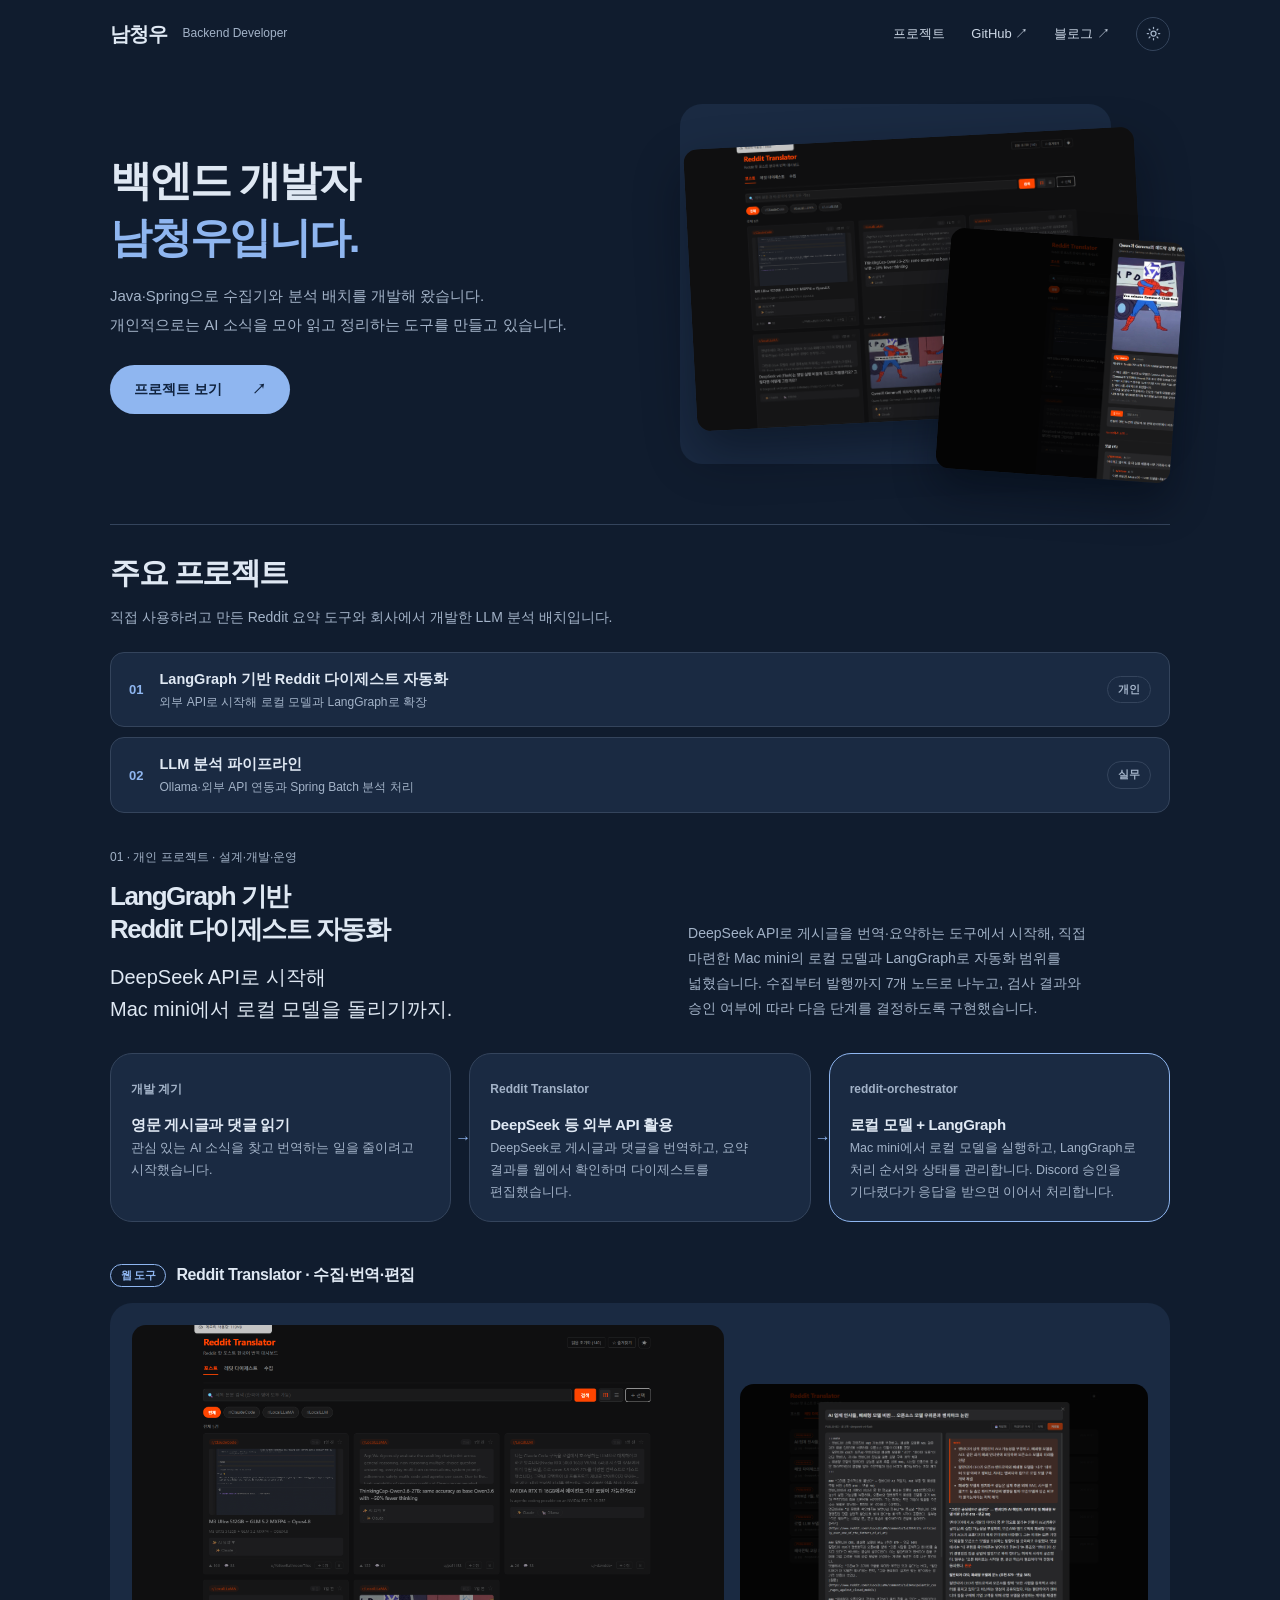
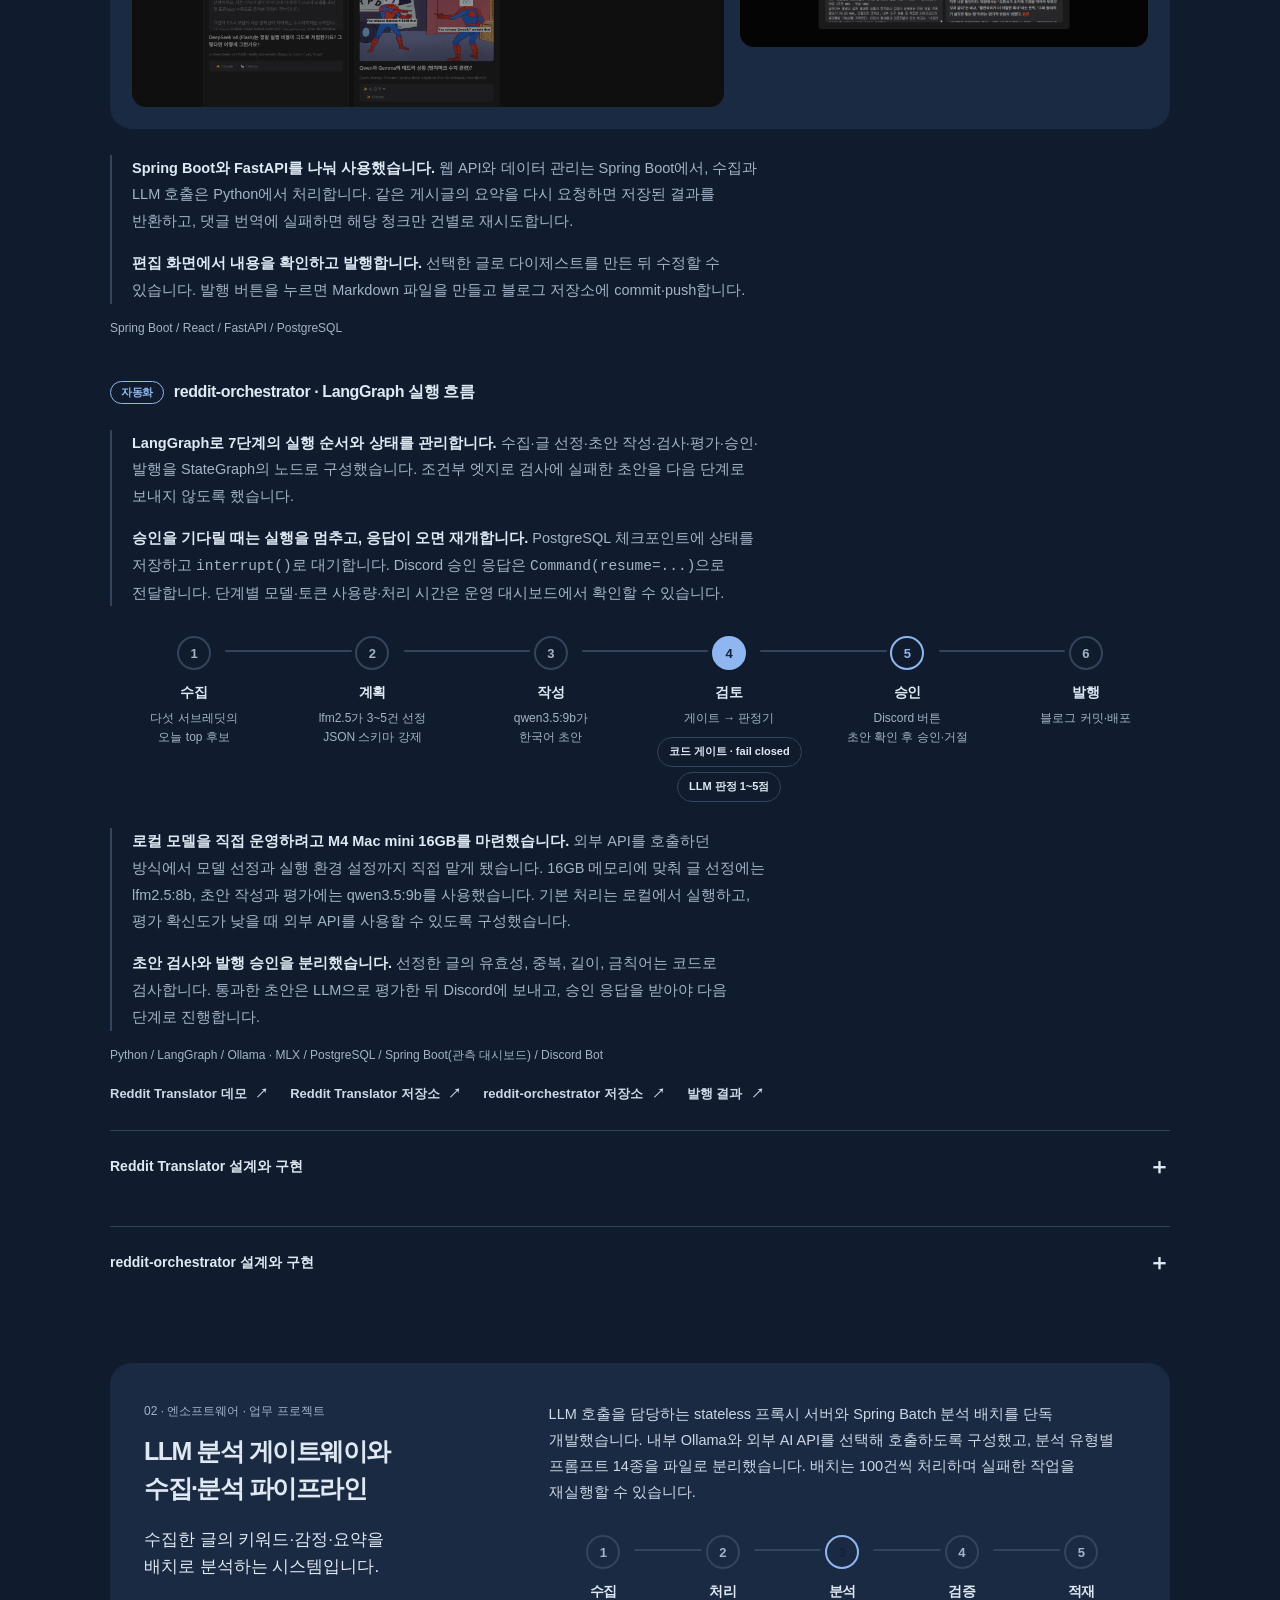
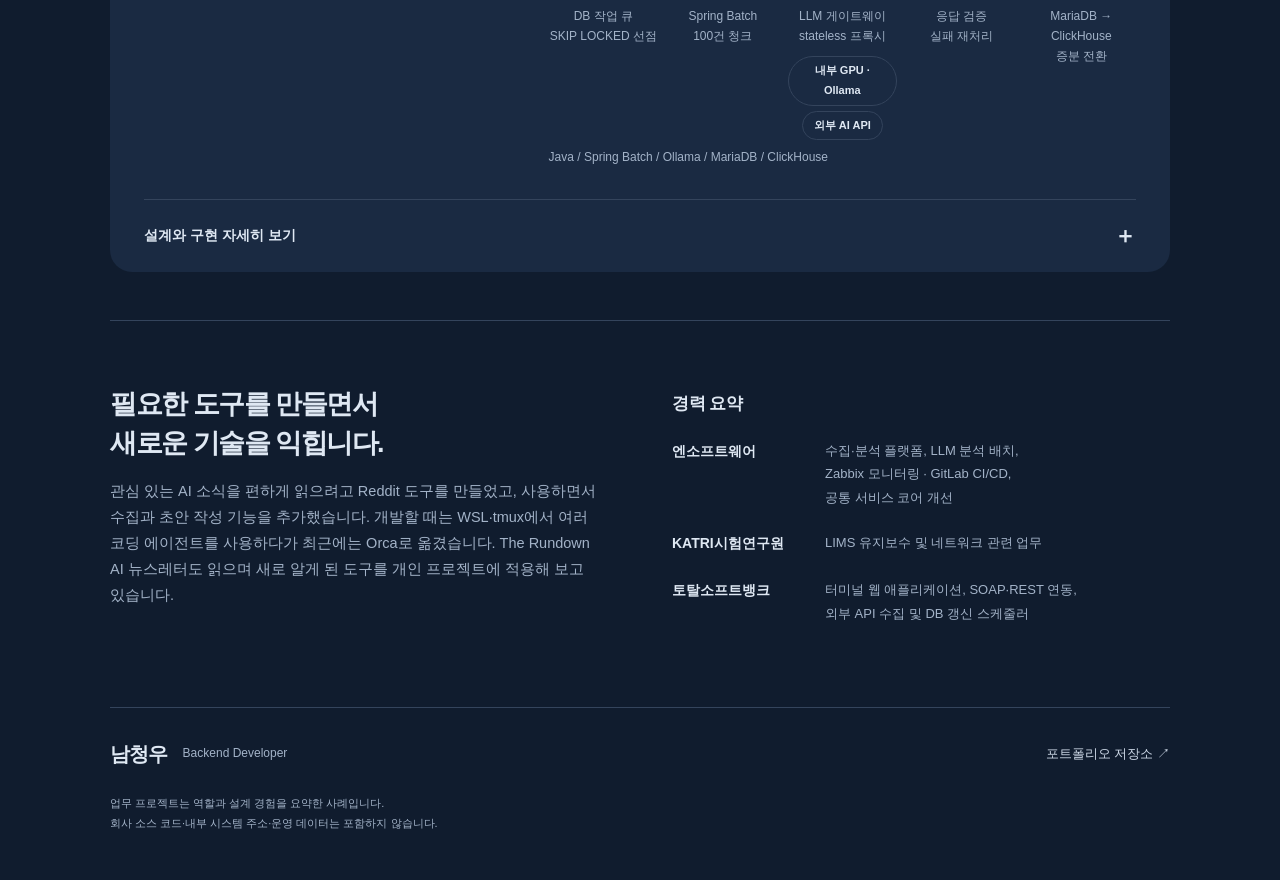
<file: index.html>
<!doctype html>
<html lang="ko">
<head>
<meta charset="utf-8"><meta name="viewport" content="width=device-width,initial-scale=1">
<title>남청우 | 백엔드 개발 포트폴리오</title>
<meta name="description" content="Java·Spring 백엔드 개발자 남청우. 데이터 수집부터 LLM 분석과 운영까지 연결한 대표 프로젝트를 소개합니다.">
<meta name="theme-color" content="#101c2e"><meta property="og:title" content="남청우 | 백엔드 개발 포트폴리오"><meta property="og:description" content="데이터 수집부터 LLM 분석과 운영까지. 직접 설계하고 개발한 프로젝트들."><meta property="og:type" content="website"><meta property="og:url" content="https://malgcheong.github.io/portfolio/">
<link rel="canonical" href="https://malgcheong.github.io/portfolio/"><link rel="stylesheet" href="style.css"><script defer src="script.js"></script>
</head>
<body>
<a class="skip" href="#projects">프로젝트로 건너뛰기</a>
<header class="site-header wrap"><a class="brand" href="#" aria-label="남청우 홈">남청우<span>Backend Developer</span></a><nav aria-label="주요 메뉴"><a href="#projects">프로젝트</a><a href="https://github.com/malgcheong">GitHub ↗</a><a href="https://malgcheong.github.io">블로그 ↗</a><button type="button" id="theme-toggle" class="theme-toggle" aria-label="다크 모드 전환"><svg class="i-moon" width="15" height="15" viewBox="0 0 24 24" fill="none" stroke="currentColor" stroke-width="2" stroke-linecap="round" stroke-linejoin="round" aria-hidden="true"><path d="M21 12.79A9 9 0 1 1 11.21 3 7 7 0 0 0 21 12.79z"/></svg><svg class="i-sun" width="15" height="15" viewBox="0 0 24 24" fill="none" stroke="currentColor" stroke-width="2" stroke-linecap="round" stroke-linejoin="round" aria-hidden="true"><circle cx="12" cy="12" r="4"/><path d="M12 2v2M12 20v2M4.93 4.93l1.41 1.41M17.66 17.66l1.41 1.41M2 12h2M20 12h2M4.93 19.07l1.41-1.41M17.66 6.34l1.41-1.41"/></svg></button></nav></header>
<main>
<section class="hero wrap">
<div class="hero-copy"><h1>백엔드 개발자<br><span>남청우입니다.</span></h1><p class="intro">Java·Spring으로 수집기와 분석 배치를 개발해 왔습니다.<br>개인적으로는 AI 소식을 모아 읽고 정리하는 도구를 만들고 있습니다.</p><a class="button" href="#projects">프로젝트 보기 <span aria-hidden="true">↗</span></a></div>
<a class="hero-visual" href="#reddit" aria-label="Reddit Translator 프로젝트 보기"><img src="assets/reddit-posts.png" width="1600" height="1000" alt="직접 개발한 Reddit Translator의 게시글 목록 화면" fetchpriority="high"><img class="hero-detail" src="assets/reddit-detail.png" width="1100" height="900" alt="Reddit 게시글의 번역과 AI 요약 상세 화면"></a>
</section>
<section id="projects" class="projects wrap">
<div class="work-heading"><h2>주요 프로젝트</h2><p>직접 사용하려고 만든 Reddit 요약 도구와 회사에서 개발한 LLM 분석 배치입니다.</p><ol class="toc"><li><a href="#reddit"><b>01</b><span><strong>LangGraph 기반 Reddit 다이제스트 자동화</strong><small>외부 API로 시작해 로컬 모델과 LangGraph로 확장</small></span><em>개인</em></a></li><li><a href="#analysis"><b>02</b><span><strong>LLM 분석 파이프라인</strong><small>Ollama·외부 API 연동과 Spring Batch 분석 처리</small></span><em>실무</em></a></li></ol></div>
<article id="reddit" class="reddit project">
<div class="project-title"><div><p class="project-kind">01 · 개인 프로젝트 · 설계·개발·운영</p><h3>LangGraph 기반<br>Reddit 다이제스트 자동화</h3><p class="project-intro">DeepSeek API로 시작해<br>Mac mini에서 로컬 모델을 돌리기까지.</p></div><p class="project-description">DeepSeek API로 게시글을 번역·요약하는 도구에서 시작해, 직접 마련한 Mac mini의 로컬 모델과 LangGraph로 자동화 범위를 넓혔습니다. 수집부터 발행까지 7개 노드로 나누고, 검사 결과와 승인 여부에 따라 다음 단계를 결정하도록 구현했습니다.</p></div>
<div class="evo" aria-label="Reddit 도구에 추가한 기능"><div class="evo-grid"><div class="evo-step"><span class="evo-badge">개발 계기</span><strong>영문 게시글과 댓글 읽기</strong><p>관심 있는 AI 소식을 찾고 번역하는 일을 줄이려고 시작했습니다.</p></div><div class="evo-step"><span class="evo-badge">Reddit Translator</span><strong>DeepSeek 등 외부 API 활용</strong><p>DeepSeek로 게시글과 댓글을 번역하고, 요약 결과를 웹에서 확인하며 다이제스트를 편집했습니다.</p></div><div class="evo-step evo-step--key"><span class="evo-badge">reddit-orchestrator</span><strong>로컬 모델 + LangGraph</strong><p>Mac mini에서 로컬 모델을 실행하고, LangGraph로 처리 순서와 상태를 관리합니다. Discord 승인을 기다렸다가 응답을 받으면 이어서 처리합니다.</p></div></div></div>
<h4 class="stage-h"><span>웹 도구</span>Reddit Translator · 수집·번역·편집</h4>
<div class="gallery"><button class="image-open main-shot" data-image="assets/reddit-posts.png" data-caption="Reddit Translator · 게시글 목록" aria-label="게시글 목록 화면 크게 보기"><img src="assets/reddit-posts.png" width="1600" height="1000" alt="게시글 검색, 필터와 AI 요약을 제공하는 목록" loading="lazy"></button><button class="image-open editor-shot" data-image="assets/reddit-editor.png" data-caption="Reddit Translator · 다이제스트 편집" aria-label="다이제스트 편집 화면 크게 보기"><img src="assets/reddit-editor.png" width="1600" height="1000" alt="다이제스트 마크다운 편집과 미리보기 화면" loading="lazy"></button></div>
<div class="notes"><p><strong>Spring Boot와 FastAPI를 나눠 사용했습니다.</strong> 웹 API와 데이터 관리는 Spring Boot에서, 수집과 LLM 호출은 Python에서 처리합니다. 같은 게시글의 요약을 다시 요청하면 저장된 결과를 반환하고, 댓글 번역에 실패하면 해당 청크만 건별로 재시도합니다.</p><p><strong>편집 화면에서 내용을 확인하고 발행합니다.</strong> 선택한 글로 다이제스트를 만든 뒤 수정할 수 있습니다. 발행 버튼을 누르면 Markdown 파일을 만들고 블로그 저장소에 commit·push합니다.</p></div>
<p class="stage-tech">Spring Boot / React / FastAPI / PostgreSQL</p>
<h4 class="stage-h" id="orchestrator"><span>자동화</span>reddit-orchestrator · LangGraph 실행 흐름</h4>
<div class="notes"><p><strong>LangGraph로 7단계의 실행 순서와 상태를 관리합니다.</strong> 수집·글 선정·초안 작성·검사·평가·승인·발행을 StateGraph의 노드로 구성했습니다. 조건부 엣지로 검사에 실패한 초안을 다음 단계로 보내지 않도록 했습니다.</p><p><strong>승인을 기다릴 때는 실행을 멈추고, 응답이 오면 재개합니다.</strong> PostgreSQL 체크포인트에 상태를 저장하고 <code>interrupt()</code>로 대기합니다. Discord 승인 응답은 <code>Command(resume=...)</code>으로 전달합니다. 단계별 모델·토큰 사용량·처리 시간은 운영 대시보드에서 확인할 수 있습니다.</p></div>
<ol class="pipe" aria-label="LangGraph의 7개 노드: 수집, 선정, 작성, 검사, 평가, 승인, 발행. 도식에서는 검사와 평가를 검토로 묶어 표시합니다."><li><strong>수집</strong><small>다섯 서브레딧의<br>오늘 top 후보</small></li><li><strong>계획</strong><small>lfm2.5가 3~5건 선정<br>JSON 스키마 강제</small></li><li><strong>작성</strong><small>qwen3.5:9b가<br>한국어 초안</small></li><li class="pipe-key"><strong>검토</strong><small>게이트 → 판정기</small><div class="pipe-chips"><span>코드 게이트 · fail closed</span><span>LLM 판정 1~5점</span></div></li><li class="pipe-human"><strong>승인</strong><small>Discord 버튼<br>초안 확인 후 승인·거절</small></li><li><strong>발행</strong><small>블로그 커밋·배포</small></li></ol>
<div class="notes"><p><strong>로컬 모델을 직접 운영하려고 M4 Mac mini 16GB를 마련했습니다.</strong> 외부 API를 호출하던 방식에서 모델 선정과 실행 환경 설정까지 직접 맡게 됐습니다. 16GB 메모리에 맞춰 글 선정에는 lfm2.5:8b, 초안 작성과 평가에는 qwen3.5:9b를 사용했습니다. 기본 처리는 로컬에서 실행하고, 평가 확신도가 낮을 때 외부 API를 사용할 수 있도록 구성했습니다.</p><p><strong>초안 검사와 발행 승인을 분리했습니다.</strong> 선정한 글의 유효성, 중복, 길이, 금칙어는 코드로 검사합니다. 통과한 초안은 LLM으로 평가한 뒤 Discord에 보내고, 승인 응답을 받아야 다음 단계로 진행합니다.</p></div>
<p class="stage-tech">Python / LangGraph / Ollama · MLX / PostgreSQL / Spring Boot(관측 대시보드) / Discord Bot</p>
<div class="project-bottom"><div class="text-links"><a href="reddit-translator/">Reddit Translator 데모 <span aria-hidden="true">↗</span></a><a href="https://github.com/malgcheong/reddit-translator">Reddit Translator 저장소 <span aria-hidden="true">↗</span></a><a href="https://github.com/malgcheong/reddit-orchestrator">reddit-orchestrator 저장소 <span aria-hidden="true">↗</span></a><a href="https://malgcheong.github.io">발행 결과 <span aria-hidden="true">↗</span></a></div></div>
<details class="case-details"><summary>Reddit Translator 설계와 구현<span aria-hidden="true">＋</span></summary><div class="details-content"><div class="detail-intro"><section><h4>문제</h4><p>영문 게시글과 댓글을 매번 찾아 읽고 번역하는 과정을 줄이고, 읽은 자료를 다시 활용할 수 있는 개인 도구가 필요했습니다.</p></section><section><h4>담당 역할</h4><p>수집·번역·요약 엔진, 웹 UI, 데이터 저장, 다이제스트 편집 및 블로그 발행 흐름을 직접 설계·개발했습니다.</p></section></div><section><h4>런타임의 역할 분리</h4><p>웹·도메인 기능은 Spring Boot, 수집·LLM 처리는 FastAPI로 나누고 HTTP로 연결했습니다. 공유 DB에서도 수집 테이블과 요약 캐시의 관리 주체를 구분했습니다.</p></section><section><h4>반복 호출과 실패 비용 줄이기</h4><p>게시글 ID와 제공자별 요약 캐시를 적용했습니다. 댓글은 15개씩 번역하고, JSON 형식이 깨진 청크만 건별 번역으로 재처리합니다.</p></section><section><h4>사람의 검토를 포함한 발행</h4><p>다이제스트 편집·미리보기 후 발행하면 Astro 저장소에 Markdown을 작성하고 commit·push합니다. 이후 GitHub Actions가 블로그를 배포합니다.</p></section><section><h4>결과</h4><p>수집 → 번역 → 요약 → 편집 → 발행까지 연결해 개인적으로 사용하고 있습니다. 실제 발행 결과는 기술 블로그에서 확인할 수 있습니다.</p></section><section><h4>설계에서 고려한 점</h4><p>개인용 도구의 규모에 맞춰 수집 작업은 전역 락으로 직렬화했습니다. 자동 수집 스케줄러 대신 사용자가 수집을 요청하고 발행 전에 내용을 검토합니다.</p></section></div></details>
<details class="case-details"><summary>reddit-orchestrator 설계와 구현<span aria-hidden="true">＋</span></summary><div class="details-content"><div class="detail-intro"><section><h4>문제</h4><p>Reddit Translator를 사용할 때마다 수집을 실행하고 다룰 글을 골라야 했습니다. 반복되는 작업은 자동으로 실행하되, 작성된 초안은 확인하고 승인할 수 있도록 만들고 싶었습니다.</p></section><section><h4>담당 역할</h4><p>LangGraph 실행 흐름과 로컬 모델 연동을 단독 개발했습니다. 초안 검사, PostgreSQL 체크포인트, Discord 승인 기능과 Spring Boot 실행 이력 대시보드도 구현했습니다.</p></section></div><section><h4>LangGraph 실행 상태 관리</h4><p>수집·선정·작성·검사·평가·승인·발행을 StateGraph의 7개 노드로 구성했습니다. OrchestratorState에 초안과 검사·승인 결과를 저장하고, 조건부 엣지로 다음 단계를 결정합니다. 각 단계의 모델, 토큰 수, 지연 시간도 함께 기록합니다.</p></section><section><h4>API 연동에서 로컬 모델 운영으로</h4><p>기존 도구에서는 DeepSeek 등 외부 API를 사용했습니다. Mac mini를 마련한 뒤에는 메모리에 맞는 모델을 고르고 Ollama 실행 환경을 구성했으며, MLX에서도 벤치마크를 진행했습니다. 글 선정에는 lfm2.5:8b, 초안 작성과 평가에는 qwen3.5:9b를 사용하고, 가벼운 분류 작업용으로 qwen3.5:4b를 구성했습니다. 워커 호출은 think=False로 설정했습니다.</p></section><section><h4>초안 검사와 LLM 평가</h4><p>선정한 글의 존재 여부, 중복, 길이, 금칙어를 코드로 검사하고 실패한 초안은 다음 단계로 보내지 않습니다. 통과한 초안은 qwen3.5:9b로 정확성·비중복·가독성을 평가합니다. 선정·평가 응답은 Ollama의 format 필드에 JSON Schema를 전달해 형식을 제한했습니다.</p></section><section><h4>승인 대기와 실행 재개</h4><p>PostgresSaver로 실행 상태를 저장하고, 승인 노드에서 interrupt()로 대기합니다. Discord 버튼이나 CLI로 승인·거절을 전달하면 Command(resume=...)로 재개합니다. 프로세스를 재시작해도 DB에 저장된 상태를 불러올 수 있습니다.</p></section><section><h4>실행 이력 대시보드</h4><p>Spring Boot 대시보드에서 PostgreSQL을 읽기 전용으로 조회합니다. 실행 목록과 단계별 처리 시간·토큰 수·평가 결과를 보여주고, 모델별 성공률과 평균 점수를 확인할 수 있도록 했습니다.</p></section><section><h4>결과</h4><p>M4 Mac mini 16GB에서 로컬 모델로 수집·선정·초안 작성·검사·평가를 실행했습니다. 승인 단계에서는 Discord로 미리보기를 보내고 응답을 기다립니다. 승인한 글은 블로그 저장소에 커밋하며, 원격 저장소로 push하는 옵션은 기본적으로 꺼 두었습니다.</p></section><section><h4>설계에서 고려한 점</h4><p>JSON 형식이 맞더라도 요약 내용은 틀릴 수 있습니다. 코드 검사와 LLM 평가를 통과한 글도 바로 발행하지 않고, 원문과 초안을 확인한 뒤 승인하도록 했습니다.</p></section></div></details>
</article>
<article id="analysis" class="analysis project">
<div class="analysis-heading"><p class="project-kind">02 · 엔소프트웨어 · 업무 프로젝트</p><h3>LLM 분석 게이트웨이와<br>수집·분석 파이프라인</h3><p class="project-intro">수집한 글의 키워드·감정·요약을<br>배치로 분석하는 시스템입니다.</p></div>
<div class="analysis-body"><p>LLM 호출을 담당하는 stateless 프록시 서버와 Spring Batch 분석 배치를 단독 개발했습니다. 내부 Ollama와 외부 AI API를 선택해 호출하도록 구성했고, 분석 유형별 프롬프트 14종을 파일로 분리했습니다. 배치는 100건씩 처리하며 실패한 작업을 재실행할 수 있습니다.</p><ol class="pipe" style="--steps:5" aria-label="분석 파이프라인, 다섯 단계"><li><strong>수집</strong><small>DB 작업 큐<br>SKIP LOCKED 선점</small></li><li><strong>처리</strong><small>Spring Batch<br>100건 청크</small></li><li class="pipe-key"><strong>분석</strong><small>LLM 게이트웨이<br>stateless 프록시</small><div class="pipe-chips"><span>내부 GPU · Ollama</span><span>외부 AI API</span></div></li><li><strong>검증</strong><small>응답 검증<br>실패 재처리</small></li><li><strong>적재</strong><small>MariaDB → ClickHouse<br>증분 전환</small></li></ol><p class="tech">Java / Spring Batch / Ollama / MariaDB / ClickHouse</p></div><details class="case-details"><summary>설계와 구현 자세히 보기<span aria-hidden="true">＋</span></summary><div class="details-content"><div class="detail-intro"><section><h4>문제</h4><p>수집 데이터의 키워드·감정·요약 분석을 배치로 처리하면서 모델 실행 환경, 응답 형식, 중복 실행과 실패 재처리를 함께 관리해야 했습니다.</p></section><section><h4>담당 역할</h4><p>stateless LLM 프록시 서버와 Spring Batch 분석 파이프라인을 단독 설계·개발했습니다. 수집 엔진의 분산 처리와 운영 안정화도 담당했습니다.</p></section></div><section><h4>모델 호출과 배치 상태 분리</h4><p>내부 GPU의 Ollama와 외부 AI API를 동적으로 분기하도록 구성했습니다. 분석 유형별 시스템 프롬프트 14종을 파일로 관리하고 Ollama 호출에 JSON Schema 기반 constrained decoding을 적용했습니다.</p></section><section><h4>실행 환경에 맞춘 모델 구성</h4><p>Gemma 4 26B(MoE), gpt-oss 120B 등 모델을 GPU 메모리 조건에 맞춰 선정하고 양자화·Modelfile·num_ctx를 조정했습니다.</p></section><section><h4>반복 실행 가능한 배치</h4><p>100건 단위 청크와 병렬 디스패치, DB 기반 동적 잡 스케줄링을 구성했습니다. 모드별 실행 락으로 중복 진입을 막고 실패 재처리와 잔존 잡 정리를 적용했습니다.</p></section><section><h4>다중 워커의 작업 분배</h4><p>DB 작업 큐와 FOR UPDATE SKIP LOCKED 기반 작업 선점 구조를 개선했습니다. 트랜잭션 격리수준을 READ_COMMITTED로 조정하고 MariaDB → ClickHouse 적재를 증분 처리로 전환했습니다.</p></section><section><h4>운영 관제 — Zabbix (도구 비교·선택)</h4><p>물리 11대·VM 14대와 서비스 상태를 Zabbix로 통합 감시하고 상태 대시보드와 연동했습니다. 폐쇄망·망분리 환경이라 Prometheus의 pull 방식(대상별 인바운드 개방)·단기 TSDB·쿠버네티스 동적확장이 맞지 않아, agent push로 인바운드를 최소화하고 MariaDB에 적재해 자체 화면과 연계할 수 있으며 네트워크 장비까지 관제되는 Zabbix를 선택했습니다.</p></section><section><h4>CI/CD — 담당 서비스 배포 파이프라인</h4><p>공통 코어를 GKE에 배포하는 팀 GitLab CI/CD(check·build·migrate·deploy·verify)에서 담당 서비스의 빌드·배포 잡과 DB 마이그레이션을 직접 작성·추가했습니다. Kaniko로 이미지를 빌드해 GCP Artifact Registry에 푸시하고, 팀이 구축한 GKE 블루그린 무중단 배포 구조 위에서 제 서비스가 배포되도록 연동했습니다.</p></section><section><h4>결과</h4><p>분석 요청, 배치 실행, 결과 적재를 구현했습니다. 실행 락과 실패 재처리를 추가해 중복 실행과 작업 실패에 대응했습니다.</p></section><section><h4>설계에서 고려한 점</h4><p>JSON Schema는 응답 형식을 제어하는 데 사용했습니다. 응답 완료 여부를 별도로 검증하고, 실패한 요청은 재처리하도록 구성했습니다.</p></section></div></details>
</article>
</section>
<section class="about wrap"><div><h2>필요한 도구를 만들면서<br>새로운 기술을 익힙니다.</h2><p>관심 있는 AI 소식을 편하게 읽으려고 Reddit 도구를 만들었고, 사용하면서 수집과 초안 작성 기능을 추가했습니다. 개발할 때는 WSL·tmux에서 여러 코딩 에이전트를 사용하다가 최근에는 Orca로 옮겼습니다. The Rundown AI 뉴스레터도 읽으며 새로 알게 된 도구를 개인 프로젝트에 적용해 보고 있습니다.</p></div><div class="experience"><h3>경력 요약</h3><p><strong>엔소프트웨어</strong><span>수집·분석 플랫폼, LLM 분석 배치,<br>Zabbix 모니터링 · GitLab CI/CD,<br>공통 서비스 코어 개선</span></p><p><strong>KATRI시험연구원</strong><span>LIMS 유지보수 및 네트워크 관련 업무</span></p><p><strong>토탈소프트뱅크</strong><span>터미널 웹 애플리케이션, SOAP·REST 연동,<br>외부 API 수집 및 DB 갱신 스케줄러</span></p></div></section>
</main>
<footer class="wrap"><div class="footer-top"><a class="brand" href="#">남청우<span>Backend Developer</span></a><a href="https://github.com/malgcheong/portfolio">포트폴리오 저장소 ↗</a></div><p>업무 프로젝트는 역할과 설계 경험을 요약한 사례입니다.<br>회사 소스 코드·내부 시스템 주소·운영 데이터는 포함하지 않습니다.</p></footer>
<dialog id="image-viewer" aria-labelledby="image-caption"><div class="viewer-top"><p id="image-caption"></p><button type="button" id="close-viewer">닫기 ×</button></div><img id="viewer-image" alt=""><p id="image-error" hidden>이미지를 불러오지 못했습니다. 창을 닫고 다시 시도해 주세요.</p></dialog>
</body></html>
</file>
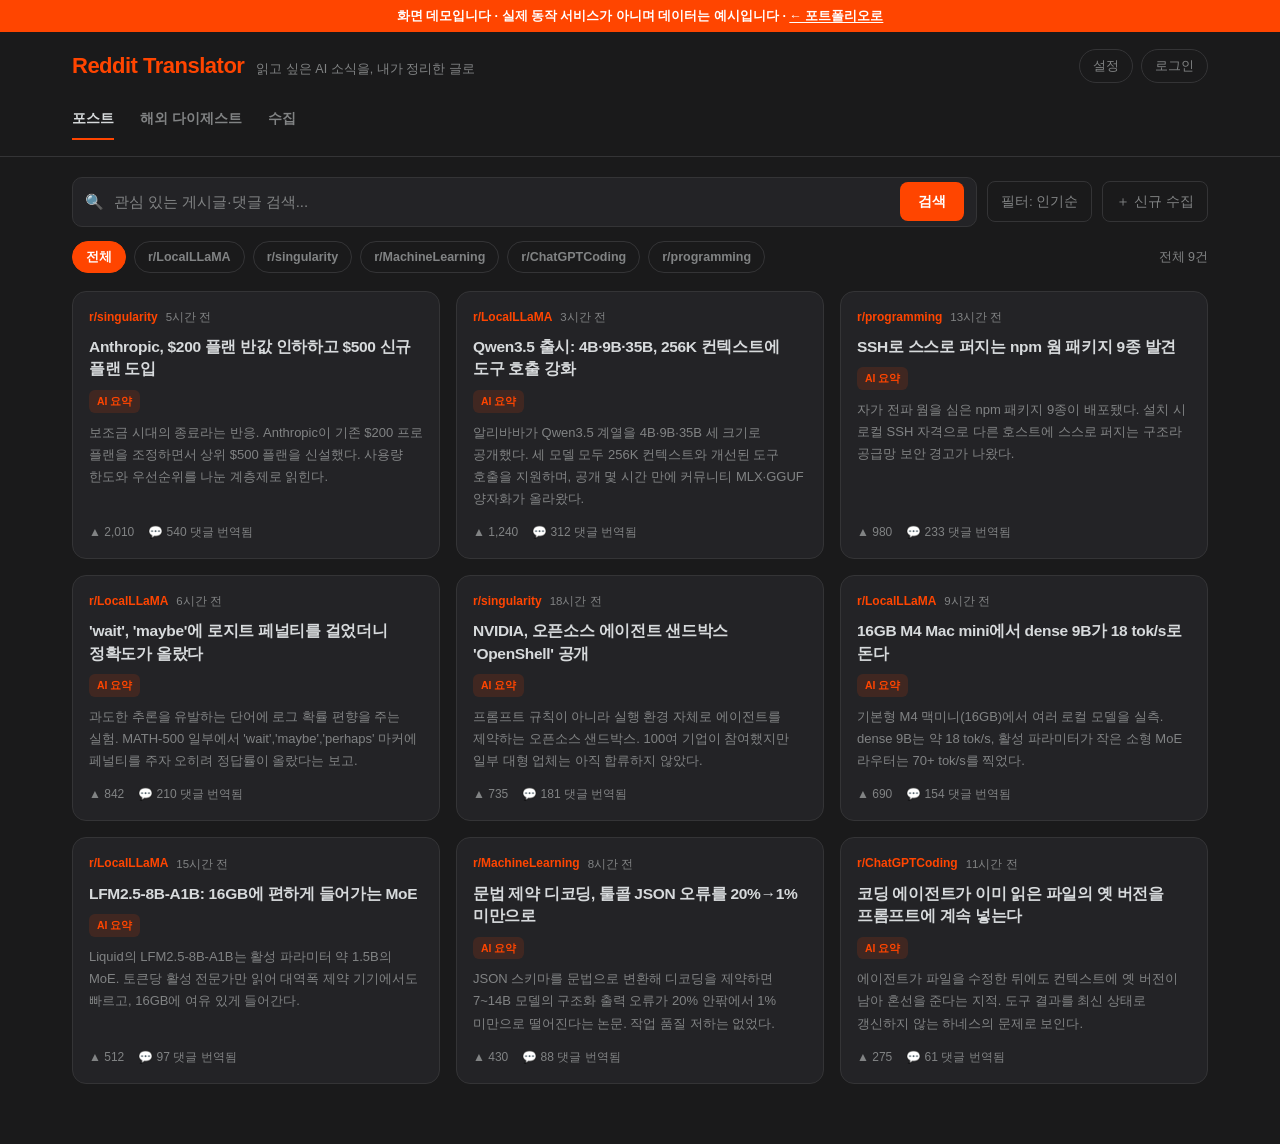
<file: reddit-translator/index.html>
<!doctype html>
<html lang="ko">
<head>
<meta charset="utf-8">
<meta name="viewport" content="width=device-width,initial-scale=1">
<title>Reddit Translator · 데모</title>
<meta name="description" content="Reddit의 AI·개발 게시글과 댓글을 수집·번역·요약하는 개인 도구 Reddit Translator의 화면 데모입니다.">
<meta name="robots" content="noindex">
<style>
:root{--bg:#1a1a1b;--surface:#232326;--surface2:#2a2a2d;--line:#343436;--ink:#d7dadc;--muted:#818384;--accent:#ff4500;--accent-dim:#ff450022}
*{box-sizing:border-box}
body{margin:0;background:var(--bg);color:var(--ink);font-family:-apple-system,BlinkMacSystemFont,"Apple SD Gothic Neo","Malgun Gothic",Segoe UI,sans-serif;font-size:15px;line-height:1.6;word-break:keep-all}
a{color:inherit;text-decoration:none}
button{font:inherit;cursor:pointer;color:inherit;border:0;background:none}
.demo-flag{background:var(--accent);color:#fff;text-align:center;font-size:12.5px;font-weight:600;padding:6px 12px}
.demo-flag a{text-decoration:underline;text-underline-offset:2px}
.wrap{max-width:1180px;margin:0 auto;padding:0 22px}
header.top{border-bottom:1px solid var(--line);padding:16px 0}
.top-row{display:flex;align-items:center;justify-content:space-between;gap:16px}
.logo{display:flex;align-items:baseline;gap:12px}
.logo b{color:var(--accent);font-size:22px;font-weight:800;letter-spacing:-.5px}
.logo span{color:var(--muted);font-size:12.5px}
.top-actions{display:flex;gap:8px}
.top-actions button{font-size:12.5px;color:var(--muted);border:1px solid var(--line);border-radius:999px;padding:6px 13px}
.tabs{display:flex;gap:26px;margin-top:16px;font-size:14px}
.tabs button{padding:8px 0;color:var(--muted);border-bottom:2px solid transparent;font-weight:600}
.tabs button.on{color:var(--ink);border-bottom-color:var(--accent)}
.toolbar{display:flex;gap:10px;align-items:center;margin:20px 0 14px}
.search{flex:1;display:flex;align-items:center;gap:10px;background:var(--surface);border:1px solid var(--line);border-radius:10px;padding:0 12px}
.search input{flex:1;background:none;border:0;color:var(--ink);font:inherit;padding:12px 0;outline:none}
.search input::placeholder{color:var(--muted)}
.btn-go{background:var(--accent);color:#fff;font-weight:700;border-radius:8px;padding:9px 18px;font-size:13.5px}
.btn-ghost{border:1px solid var(--line);border-radius:8px;padding:9px 13px;color:var(--muted);font-size:13.5px;transition:.15s}
.btn-ghost:hover{border-color:var(--accent);color:var(--ink)}
.btn-ghost.on{border-color:var(--accent);color:var(--accent)}
.btn-ghost[disabled]{opacity:.6;cursor:default}
.spin{display:inline-block;width:12px;height:12px;border:2px solid currentColor;border-top-color:transparent;border-radius:50%;animation:sp .7s linear infinite;vertical-align:-1px;margin-right:6px}
@keyframes sp{to{transform:rotate(360deg)}}
.new-badge{font-size:10px;font-weight:800;color:#fff;background:#3fb950;border-radius:5px;padding:2px 7px}
.toast{position:fixed;left:50%;bottom:28px;transform:translateX(-50%) translateY(20px);background:#111;border:1px solid var(--line);color:var(--ink);font-size:13.5px;font-weight:600;padding:12px 20px;border-radius:999px;box-shadow:0 8px 30px #000a;opacity:0;pointer-events:none;transition:.25s;z-index:40}
.toast.show{opacity:1;transform:translateX(-50%) translateY(0)}
.art-actions{display:flex;gap:10px;align-items:center;margin-top:24px;padding-top:18px;border-top:1px solid var(--line)}
.btn-publish{background:var(--accent);color:#fff;font-weight:700;border-radius:999px;padding:9px 20px;font-size:13.5px}
.btn-blog{border:1px solid var(--line);border-radius:999px;padding:9px 18px;font-size:13.5px;color:var(--ink)}
.btn-blog:hover{border-color:var(--accent);color:var(--accent)}
.chips{display:flex;flex-wrap:wrap;gap:8px;align-items:center;margin-bottom:18px}
.chip{font-size:12.5px;font-weight:600;border:1px solid var(--line);color:var(--muted);border-radius:999px;padding:5px 13px;transition:.15s}
.chip.on{background:var(--accent);border-color:var(--accent);color:#fff}
.count{color:var(--muted);font-size:12.5px;margin-left:auto}
.grid{display:grid;grid-template-columns:repeat(3,1fr);gap:16px;padding-bottom:60px}
.card{background:var(--surface);border:1px solid var(--line);border-radius:14px;padding:16px;text-align:left;display:flex;flex-direction:column;gap:9px;transition:border-color .15s,transform .15s}
.card:hover{border-color:var(--accent);transform:translateY(-3px)}
.card-top{display:flex;align-items:center;justify-content:space-between;gap:8px}
.sub{color:var(--accent);font-size:12px;font-weight:700}
.time{color:var(--muted);font-size:11.5px}
.card h3{margin:0;font-size:15.5px;line-height:1.45;color:var(--ink);letter-spacing:-.3px}
.card p{margin:0;color:var(--muted);font-size:13px;line-height:1.7;display:-webkit-box;-webkit-line-clamp:4;-webkit-box-orient:vertical;overflow:hidden}
.meta{display:flex;gap:14px;color:var(--muted);font-size:12px;margin-top:auto;padding-top:4px}
.meta span{display:inline-flex;align-items:center;gap:5px}
.badge-ai{align-self:flex-start;font-size:10.5px;font-weight:700;color:var(--accent);background:var(--accent-dim);border-radius:6px;padding:3px 8px}
/* modal */
.overlay{position:fixed;inset:0;background:#000c;display:none;align-items:flex-start;justify-content:center;padding:34px 16px;overflow:auto;z-index:20}
.overlay.open{display:flex}
.modal{background:var(--surface);border:1px solid var(--line);border-radius:16px;max-width:1000px;width:100%}
.modal-head{position:sticky;top:0;background:var(--surface);border-bottom:1px solid var(--line);border-radius:16px 16px 0 0;padding:20px 24px;display:flex;align-items:flex-start;justify-content:space-between;gap:16px;z-index:2}
.modal-head h2{margin:4px 0 0;font-size:19px;line-height:1.4;letter-spacing:-.5px}
.close{font-size:24px;color:var(--muted);line-height:1;padding:2px 6px;flex:0 0 auto}
.modal-body{display:grid;grid-template-columns:1.35fr 1fr;gap:0}
.col-left{padding:20px 24px;border-right:1px solid var(--line);min-width:0}
.col-right{padding:20px 22px;min-width:0}
.col-label{font-size:12px;font-weight:700;color:var(--muted);letter-spacing:.3px;margin:0 0 12px;display:flex;align-items:center;justify-content:space-between}
.toggle-orig{font-size:11.5px;color:var(--accent);border:1px solid var(--line);border-radius:999px;padding:3px 10px}
.toggle-orig.on{background:var(--accent);border-color:var(--accent);color:#fff}
.body-ko{font-size:14px;line-height:1.85;margin:0 0 6px}
.body-en{font-size:12.5px;line-height:1.7;color:var(--muted);margin:6px 0 0;display:none}
.show-en .body-en{display:block}
.cmt-head{font-size:13px;font-weight:700;color:var(--ink);margin:20px 0 12px;padding-top:16px;border-top:1px solid var(--line)}
.cmt{padding:12px 0;border-bottom:1px solid var(--line)}
.cmt:last-child{border-bottom:0}
.cmt-top{display:flex;align-items:center;gap:10px;font-size:12px;color:var(--muted);margin-bottom:6px}
.cmt-top b{color:#4fbcff;font-weight:600}
.cmt-ko{font-size:13.5px;line-height:1.75;margin:0}
.cmt-en{font-size:12px;line-height:1.65;color:var(--muted);margin:5px 0 0;display:none}
.show-en .cmt-en{display:block}
.sumbox{background:var(--surface2);border:1px solid var(--line);border-radius:12px;padding:16px 18px}
.sumbox ul{margin:0;padding-left:18px}
.sumbox li{margin:0 0 9px;font-size:13.5px;line-height:1.7}
.quote{border-left:3px solid var(--accent);padding:8px 13px;margin:14px 0 0;color:var(--ink);font-size:13px;background:#ff45000f;border-radius:0 8px 8px 0}
.src{margin-top:16px;font-size:12.5px;color:var(--muted)}.src a{color:var(--accent);text-decoration:underline;text-underline-offset:3px}
/* digest + collect views */
.dg-intro{margin:24px 0 18px}.dg-intro h2{margin:0 0 6px;font-size:22px;letter-spacing:-.5px}.dg-intro p{margin:0;color:var(--muted);font-size:13.5px}
.dg-list{display:flex;flex-direction:column;gap:14px;padding-bottom:60px}
.dg-card{background:var(--surface);border:1px solid var(--line);border-radius:14px;padding:18px 20px;text-align:left;display:block;width:100%;transition:border-color .15s,transform .15s}
.dg-card:hover{border-color:var(--accent);transform:translateY(-2px)}
.dg-top{display:flex;align-items:center;gap:10px;margin-bottom:8px}
.dg-date{font-size:12px;font-weight:700;color:#fff;background:var(--accent);border-radius:6px;padding:3px 9px}
.dg-status{font-size:11.5px;color:var(--muted)}
.dg-card h3{margin:0 0 8px;font-size:17px;letter-spacing:-.4px;line-height:1.4}
.dg-card .dg-tldr{margin:0;color:var(--muted);font-size:13px;line-height:1.7;display:-webkit-box;-webkit-line-clamp:2;-webkit-box-orient:vertical;overflow:hidden}
.dg-meta{margin-top:10px;font-size:12px;color:var(--muted)}
.collect-status{padding-bottom:60px}
.cs-row{display:flex;gap:14px;flex-wrap:wrap;margin-bottom:22px}
.cs-stat{flex:1;min-width:150px;background:var(--surface);border:1px solid var(--line);border-radius:12px;padding:16px 18px}
.cs-stat b{display:block;font-size:22px;color:var(--ink);letter-spacing:-.5px}.cs-stat span{font-size:12px;color:var(--muted)}
.cs-subs{background:var(--surface);border:1px solid var(--line);border-radius:12px;padding:6px 4px}
.cs-sub{display:flex;align-items:center;justify-content:space-between;padding:12px 16px;border-bottom:1px solid var(--line);font-size:13.5px}
.cs-sub:last-child{border-bottom:0}
.cs-sub .on-dot{color:#3fb950;font-size:12px}
/* article modal (digest detail) */
.modal.article{max-width:760px}
.modal.article .modal-body{grid-template-columns:1fr}
.art{padding:22px 26px 30px}
.art .note{background:var(--surface2);border:1px solid var(--line);border-radius:12px;padding:14px 18px;margin:0 0 22px}
.art .note b{color:var(--accent);font-size:12.5px}
.art .note ul{margin:8px 0 0;padding-left:18px}.art .note li{font-size:13.5px;line-height:1.7;margin:0 0 6px}
.art h4{margin:22px 0 8px;font-size:16px;letter-spacing:-.3px}
.art p{margin:0 0 8px;font-size:14px;line-height:1.85;color:var(--ink)}
.art .art-src{font-size:12.5px;margin:0 0 4px}.art .art-src a{color:var(--accent);text-decoration:underline;text-underline-offset:3px}
@media(max-width:900px){.grid{grid-template-columns:repeat(2,1fr)}.modal-body{grid-template-columns:1fr}.col-left{border-right:0;border-bottom:1px solid var(--line)}}
@media(max-width:600px){.grid{grid-template-columns:1fr}.tabs{gap:18px}.count{width:100%;margin:6px 0 0}.btn-ghost{display:none}}
</style>
</head>
<body>
<div class="demo-flag">화면 데모입니다 · 실제 동작 서비스가 아니며 데이터는 예시입니다 · <a href="../#reddit">← 포트폴리오로</a></div>
<header class="top"><div class="wrap">
  <div class="top-row">
    <div class="logo"><b>Reddit Translator</b><span>읽고 싶은 AI 소식을, 내가 정리한 글로</span></div>
    <div class="top-actions"><button>설정</button><button>로그인</button></div>
  </div>
  <nav class="tabs"><button class="on" data-view="posts">포스트</button><button data-view="digest">해외 다이제스트</button><button data-view="collect">수집</button></nav>
</div></header>

<main class="wrap">
  <section id="view-posts">
    <div class="toolbar">
      <div class="search"><span style="color:var(--muted)">🔍</span><input placeholder="관심 있는 게시글·댓글 검색..." aria-label="검색"><button class="btn-go">검색</button></div>
      <button class="btn-ghost" id="btn-filter">필터: 인기순</button>
      <button class="btn-ghost" id="btn-collect">＋ 신규 수집</button>
    </div>
    <div class="chips" id="chips"></div>
    <div class="grid" id="grid"></div>
  </section>

  <section id="view-digest" hidden>
    <div class="dg-intro"><h2>해외 다이제스트</h2><p>수집한 글에서 그날의 소식을 골라 한국어 다이제스트로 엮어 블로그에 발행합니다.</p></div>
    <div class="dg-list" id="dg-list"></div>
  </section>

  <section id="view-collect" hidden>
    <div class="dg-intro"><h2>수집</h2><p>감시 중인 서브레딧에서 주기적으로 인기 글을 가져옵니다.</p></div>
    <div class="collect-status" id="collect-status"></div>
  </section>
</main>

<div class="toast" id="toast" role="status" aria-live="polite"></div>
<div class="overlay" id="overlay" aria-hidden="true">
  <div class="modal" id="modal-post" role="dialog" aria-modal="true" aria-labelledby="m-title">
    <div class="modal-head"><div><div class="sub" id="m-sub"></div><h2 id="m-title"></h2></div><button class="close close-x" aria-label="닫기">×</button></div>
    <div class="modal-body">
      <div class="col-left" id="col-left">
        <p class="col-label">본문 · 댓글 번역 <button class="toggle-orig" id="toggle-orig">원문 함께 보기</button></p>
        <p class="body-ko" id="body-ko"></p>
        <p class="body-en" id="body-en"></p>
        <div id="cmt-wrap"></div>
      </div>
      <div class="col-right">
        <p class="col-label">AI 요약</p>
        <div class="sumbox" id="sumbox"></div>
        <div class="src" id="m-src"></div>
      </div>
    </div>
  </div>
  <div class="modal article" id="modal-article" role="dialog" aria-modal="true" aria-labelledby="art-title" hidden>
    <div class="modal-head"><div><div class="sub" id="art-sub"></div><h2 id="art-title"></h2></div><button class="close close-x" aria-label="닫기">×</button></div>
    <div class="art" id="art-body"></div>
  </div>
</div>

<script>
const POSTS = [
  {sub:"r/LocalLLaMA", time:"3시간 전", score:1240, comments:312,
   title:"Qwen3.5 출시: 4B·9B·35B, 256K 컨텍스트에 도구 호출 강화",
   summary:"알리바바가 Qwen3.5 계열을 4B·9B·35B 세 크기로 공개했다. 세 모델 모두 256K 컨텍스트와 개선된 도구 호출을 지원하며, 공개 몇 시간 만에 커뮤니티 MLX·GGUF 양자화가 올라왔다.",
   trans:"알리바바가 오늘 Qwen3.5 모델 패밀리를 공개했습니다. 4B, 9B, 35B 세 가지 크기로 나오며 전부 256K 토큰 컨텍스트 윈도우를 지원합니다. 도구 호출 정확도가 이전 세대보다 크게 올랐고, 공개 직후 몇 시간 만에 커뮤니티 MLX·GGUF 양자화가 올라와 로컬 실행 장벽이 빠르게 낮아졌습니다.",
   orig:"Alibaba just dropped the Qwen3.5 family in 4B / 9B / 35B sizes, all with a 256K context window and much stronger tool-calling. Community MLX and GGUF quants appeared within hours of release.",
   bullets:["4B·9B·35B 세 크기 동시 공개, 전부 256K 컨텍스트","도구 호출 정확도가 이전 세대 대비 크게 향상","공개 수 시간 내 MLX·GGUF 양자화 등장 → 로컬 실행 즉시 가능"],
   quote:"\"9B가 이 크기대에서 도구 호출은 사실상 상한선 같다\" — 댓글 다수",
   cmt:[
     {a:"kaiokendev", s:284, ko:"9B가 이 크기대에서 도구 호출은 사실상 상한선 같다. 로컬로 에이전트 돌리기 딱 좋아졌음.", en:"9B feels like the ceiling for tool-calling at this size. Finally good enough to run agents locally."},
     {a:"the_bloke_fan", s:151, ko:"양자화가 이렇게 빨리 나오는 게 미쳤다. 발표 두 시간 만에 GGUF 받아서 돌리는 중.", en:"Insane how fast the quants show up. Downloaded a GGUF two hours after the announcement and it just works."},
     {a:"gpu_poor", s:73, ko:"35B는 24GB로도 빠듯한데 9B로도 충분해서 다행. 4B는 라우터용으로 쓸 만하다.", en:"35B is tight even on 24GB, but 9B is plenty. 4B is nice as a router."}
   ]},

  {sub:"r/singularity", time:"5시간 전", score:2010, comments:540,
   title:"Anthropic, $200 플랜 반값 인하하고 $500 신규 플랜 도입",
   summary:"보조금 시대의 종료라는 반응. Anthropic이 기존 $200 프로 플랜을 조정하면서 상위 $500 플랜을 신설했다. 사용량 한도와 우선순위를 나눈 계층제로 읽힌다.",
   trans:"Anthropic이 요금제를 개편했습니다. 기존 $200 프로 플랜의 가격·한도를 조정하고 그 위에 $500짜리 상위 플랜을 새로 만들었습니다. '저렴하게 밀어주던 시기가 끝났다'는 반응과, 헤비 유저를 상위 플랜으로 분리하려는 계층화라는 해석이 함께 나왔습니다.",
   orig:"Looks like the era of subsidised compute is coming to an end. Anthropic restructured pricing: the old $200 Pro plan changed and a new $500 tier was introduced above it.",
   bullets:["$200 프로 플랜 가격·한도 조정","상위 $500 신규 플랜 신설 → 헤비 유저 계층 분리","'보조금 시대의 종료' vs '정상화' 반응 갈림"],
   quote:"\"결국 실사용 비용에 수렴하는 것뿐\" — 상위 댓글",
   cmt:[
     {a:"token_burner", s:412, ko:"결국 실제 추론 비용에 수렴하는 것뿐이다. 지금까지가 비정상적으로 쌌던 거지.", en:"It's just converging to the real inference cost. What we had until now was abnormally cheap."},
     {a:"local_maxi", s:298, ko:"이래서 로컬이다. 한 번 사두면 요금제 눈치 볼 일이 없어.", en:"This is exactly why I went local. Buy the hardware once and stop watching pricing pages."},
     {a:"startup_cfo", s:96, ko:"$500는 팀 단위로 보면 그래도 사람 한 명보다 싸다. 문제는 예측 가능성.", en:"$500 is still cheaper than a headcount for a team. The real issue is predictability."}
   ]},

  {sub:"r/LocalLLaMA", time:"6시간 전", score:842, comments:210,
   title:"'wait', 'maybe'에 로지트 페널티를 걸었더니 정확도가 올랐다",
   summary:"과도한 추론을 유발하는 단어에 로그 확률 편향을 주는 실험. MATH-500 일부에서 'wait','maybe','perhaps' 마커에 페널티를 주자 오히려 정답률이 올랐다는 보고.",
   trans:"모델이 답을 미루게 만드는 'wait', 'maybe', 'perhaps' 같은 단어에 로그 확률 페널티를 걸어보는 실험입니다. llama.cpp에서 여러 양자화의 Qwen 계열로 MATH-500 문제 일부를 돌린 결과, 이런 '과도한 사고' 마커를 억제하자 정답률이 유의미하게 올랐다고 합니다. 결론으로 더 빨리 수렴하게 유도한 효과로 보입니다.",
   orig:"Adding a logit penalty for 'wait', 'maybe' and 'perhaps' to Qwen models. On a subset of MATH-500, penalising these overthinking markers actually improved accuracy.",
   bullets:["불확실성 단어에 로그 확률 페널티 부여","MATH-500 일부에서 정답률 상승 관측","'과도한 사고' 억제가 수렴에 도움이라는 가설"],
   quote:"\"작은 모델일수록 효과가 크더라\" — 실험자 후속 댓글",
   cmt:[
     {a:"grammar_hacker", s:167, ko:"작은 모델일수록 효과가 크더라. 큰 모델은 어차피 알아서 잘 멈춘다.", en:"The effect is bigger on smaller models. Larger ones already stop overthinking on their own."},
     {a:"skeptic_dev", s:88, ko:"샘플이 50문제뿐이라 아직은 조심스럽다. 벤치 전체로 돌려봐야.", en:"Only 50 problems in the sample, so I'd be cautious. Needs the full benchmark."},
     {a:"prompt_smith", s:41, ko:"이거 프롬프트로 '바로 답해'라고 하는 거랑 뭐가 다른지 궁금.", en:"Curious how this differs from just prompting 'answer directly'."}
   ]},

  {sub:"r/MachineLearning", time:"8시간 전", score:430, comments:88,
   title:"문법 제약 디코딩, 툴콜 JSON 오류를 20%→1% 미만으로",
   summary:"JSON 스키마를 문법으로 변환해 디코딩을 제약하면 7~14B 모델의 구조화 출력 오류가 20% 안팎에서 1% 미만으로 떨어진다는 논문. 작업 품질 저하는 없었다.",
   trans:"JSON 스키마를 문법(grammar) 규칙으로 변환해 디코딩 단계에서 형식을 강제하는 방법에 관한 논문입니다. 7~14B 모델에서 구조화 출력의 형식 오류가 기존 약 20%에서 1% 미만으로 떨어졌고, 작업 자체의 품질 저하는 관측되지 않았다고 보고합니다. 프롬프트로 '형식을 지켜라' 요청하는 것보다 훨씬 안정적이라는 결론입니다.",
   orig:"A paper shows grammar-constrained decoding (JSON schema to grammar) reduces malformed structured outputs from ~20% to under 1% for 7-14B models, without hurting task quality.",
   bullets:["JSON 스키마 → 문법 변환 후 디코딩 제약","형식 오류 20% → 1% 미만","작업 품질 저하 없음 · 프롬프트 요청보다 안정적"],
   quote:"\"프롬프트로 부탁하지 말고 디코딩에서 막아라\"의 근거",
   cmt:[
     {a:"schema_first", s:120, ko:"프롬프트로 부탁하지 말고 디코딩에서 막아라. 이걸 데이터로 보여준 게 크다.", en:"Don't ask in the prompt, enforce it at decode time. Great to finally see data on it."},
     {a:"vllm_user", s:64, ko:"이미 llama.cpp GBNF로 쓰고 있었는데 수치가 이 정도일 줄은 몰랐다.", en:"Been using llama.cpp GBNF already, didn't realize the numbers were this dramatic."}
   ]},

  {sub:"r/LocalLLaMA", time:"9시간 전", score:690, comments:154,
   title:"16GB M4 Mac mini에서 dense 9B가 18 tok/s로 돈다",
   summary:"기본형 M4 맥미니(16GB)에서 여러 로컬 모델을 실측. dense 9B는 약 18 tok/s, 활성 파라미터가 작은 소형 MoE 라우터는 70+ tok/s를 찍었다.",
   trans:"기본형 M4 맥미니(통합 메모리 16GB)에서 로컬 모델 몇 종을 벤치마크한 글입니다. dense 9B 모델은 초당 약 18토큰을 생성했고, 활성 파라미터가 작은 소형 MoE 라우터는 70토큰/초 이상을 냈습니다. 메모리 대역폭 제약 안에서 '작은 모델로 라우팅, 큰 모델은 품질 담당'이라는 역할 분리가 합리적이라는 결론입니다.",
   orig:"Benchmarked several local models on a 16GB M4 Mac mini: dense 9B generates ~18 tok/s, while a small MoE router hits 70+ tok/s thanks to the low active parameter count.",
   bullets:["dense 9B ≈ 18 tok/s, 소형 MoE 라우터 70+ tok/s","메모리 대역폭이 생성 속도의 상한","역할 분리(라우터/워커)가 16GB에서 합리적"],
   quote:"\"16GB면 30B은 무리, 9B가 실사용 상한\"",
   cmt:[
     {a:"mac_tinkerer", s:143, ko:"16GB면 30B은 무리다. 9B가 실사용 상한이고 그마저도 KV 캐시 아끼면서 써야 함.", en:"30B is a no-go on 16GB. 9B is the practical ceiling, and even then you nurse the KV cache."},
     {a:"m_series", s:77, ko:"프리필이 느린 게 진짜 문제. 긴 프롬프트 넣으면 첫 토큰까지 한참 걸린다.", en:"Prefill is the real bottleneck. Long prompts mean a long wait for the first token."}
   ]},

  {sub:"r/ChatGPTCoding", time:"11시간 전", score:275, comments:61,
   title:"코딩 에이전트가 이미 읽은 파일의 옛 버전을 프롬프트에 계속 넣는다",
   summary:"에이전트가 파일을 수정한 뒤에도 컨텍스트에 옛 버전이 남아 혼선을 준다는 지적. 도구 결과를 최신 상태로 갱신하지 않는 하네스의 문제로 보인다.",
   trans:"코딩 에이전트를 쓰다 보면 이미 수정한 파일인데도 프롬프트 컨텍스트에는 옛 버전 내용이 그대로 남아 모델이 헷갈리는 경우가 있다는 글입니다. 도구 호출 결과를 최신 파일 상태로 갱신하지 않는 하네스 설계의 문제로 보이며, 같은 헬퍼를 새로 만들어 버리는 중복도 여기서 비롯된다는 의견이 이어졌습니다.",
   orig:"Your coding agent's prompt often contains old versions of files it already edited. Agents then write a new helper instead of finding the one you already have.",
   bullets:["수정 후에도 컨텍스트에 파일 옛 버전 잔존","모델 혼선 → 중복 코드 생성으로 이어짐","도구 결과 최신화가 하네스의 핵심 과제"],
   quote:"\"모델이 아니라 하네스 문제다\"에 공감 다수",
   cmt:[
     {a:"harness_hacker", s:98, ko:"모델이 아니라 하네스 문제다. 파일 편집하면 컨텍스트에서 옛 버전을 지워줘야지.", en:"It's a harness problem, not a model problem. Edit a file and the old version should be evicted from context."},
     {a:"agent_ops", s:52, ko:"우린 매 턴마다 파일 상태를 다시 주입해서 해결했다. 토큰은 좀 더 쓰지만 훨씬 안정적.", en:"We fixed it by re-injecting file state every turn. Costs more tokens but far more stable."}
   ]},

  {sub:"r/programming", time:"13시간 전", score:980, comments:233,
   title:"SSH로 스스로 퍼지는 npm 웜 패키지 9종 발견",
   summary:"자가 전파 웜을 심은 npm 패키지 9종이 배포됐다. 설치 시 로컬 SSH 자격으로 다른 호스트에 스스로 퍼지는 구조라 공급망 보안 경고가 나왔다.",
   trans:"악성 자가 전파(웜) 코드를 담은 npm 패키지 9종이 발견됐습니다. 설치되면 로컬의 SSH 자격 증명을 이용해 접근 가능한 다른 호스트로 스스로 퍼지도록 설계돼 있었습니다. 공급망 공격이 '설치 한 번'에서 '자동 확산'으로 진화한 사례로, 잠금 파일·무결성 검증·최소 권한의 중요성이 다시 강조됐습니다.",
   orig:"Nine npm packages shipping a worm that spreads by itself over SSH. Once installed it uses local SSH credentials to propagate to other reachable hosts.",
   bullets:["악성 npm 패키지 9종, 자가 전파 웜 내장","로컬 SSH 자격으로 타 호스트 확산","공급망 공격의 '자동 확산' 단계 진입"],
   quote:"\"lockfile + 무결성 검증은 이제 선택이 아니다\"",
   cmt:[
     {a:"secure_by_default", s:203, ko:"lockfile + 무결성 검증은 이제 선택이 아니다. CI에서 postinstall 스크립트부터 막아라.", en:"Lockfile plus integrity checks are no longer optional. Start by blocking postinstall scripts in CI."},
     {a:"devops_ron", s:88, ko:"SSH 키를 에이전트에 무기한 물려두는 습관부터 고쳐야 한다.", en:"People need to stop keeping SSH keys loaded in the agent indefinitely."}
   ]},

  {sub:"r/LocalLLaMA", time:"15시간 전", score:512, comments:97,
   title:"LFM2.5-8B-A1B: 16GB에 편하게 들어가는 MoE",
   summary:"Liquid의 LFM2.5-8B-A1B는 활성 파라미터 약 1.5B의 MoE. 토큰당 활성 전문가만 읽어 대역폭 제약 기기에서도 빠르고, 16GB에 여유 있게 들어간다.",
   trans:"Liquid가 공개한 LFM2.5-8B-A1B는 활성 파라미터가 약 15억(1.5B)인 혼합 전문가(MoE) 모델입니다. 토큰마다 활성화된 전문가만 읽기 때문에 메모리 대역폭이 제한된 기기에서도 빠르게 돌고, 16GB 통합 메모리에 여유 있게 들어갑니다. 계획·라우팅·추출처럼 빈도 높은 작업에 붙이기 좋다는 평입니다.",
   orig:"Liquid released LFM2.5-8B-A1B, a mixture-of-experts model with ~1.5B active parameters. Because only the active experts are read per token, it runs fast on bandwidth-limited machines while fitting comfortably in 16GB.",
   bullets:["활성 파라미터 ~1.5B MoE","토큰당 활성 전문가만 읽어 대역폭 병목 회피","16GB에 여유 · 라우터/플래너 용도로 적합"],
   quote:"\"작은 기계에서 MoE가 이래서 좋다\"",
   cmt:[
     {a:"moe_believer", s:112, ko:"작은 기계에서 MoE가 이래서 좋다. 총 8B인데 체감 속도는 1.5B급.", en:"This is why MoE shines on small machines. 8B total but feels like a 1.5B in speed."},
     {a:"router_life", s:59, ko:"라우터로 붙여봤는데 계획 단계가 거의 즉시 끝난다. 품질은 dense 9B한테 넘기면 됨.", en:"Wired it as a router and planning is basically instant. Hand quality off to a dense 9B."}
   ]},

  {sub:"r/singularity", time:"18시간 전", score:735, comments:181,
   title:"NVIDIA, 오픈소스 에이전트 샌드박스 'OpenShell' 공개",
   summary:"프롬프트 규칙이 아니라 실행 환경 자체로 에이전트를 제약하는 오픈소스 샌드박스. 100여 기업이 참여했지만 일부 대형 업체는 아직 합류하지 않았다.",
   trans:"NVIDIA가 로컬·오픈 에이전트를 프롬프트 규칙이 아니라 실제 실행 환경의 제한으로 통제할 수 있는 오픈소스 샌드박스 'OpenShell'을 공개했습니다. 에이전트가 할 수 있는 일을 코드 레벨에서 가둔다는 접근으로, 100여 개 기업이 이 안전 스택에 참여했으나 일부 대형 업체는 아직 합류하지 않은 상태라고 합니다.",
   orig:"NVIDIA shipped OpenShell, an open source sandbox that lets local and open agents be constrained by the actual execution environment rather than prompt rules. 100+ companies joined the safety stack.",
   bullets:["실행 환경 레벨에서 에이전트 통제하는 오픈소스 샌드박스","프롬프트 규칙보다 강한 제약","100여 기업 참여 · 일부 대형사는 미합류"],
   quote:"\"가드레일은 결국 런타임에서 걸어야 한다\"",
   cmt:[
     {a:"runtime_guard", s:130, ko:"가드레일은 결국 런타임에서 걸어야 한다. 프롬프트 규칙은 우회당하기 마련.", en:"Guardrails ultimately have to live in the runtime. Prompt rules get bypassed sooner or later."},
     {a:"open_stack", s:66, ko:"오픈소스라는 게 핵심. 폐쇄형 가드레일은 감사(audit)가 안 돼서 못 믿겠다.", en:"Open source is the key part. I can't trust closed guardrails I can't audit."}
   ]}
];

const DIGESTS=[
 {date:"2026-09-30", status:"발행됨", url:"https://malgcheong.github.io/posts/digest-2026-09-30/",
  title:"Anthropic 요금 개편, 자가전파 npm 웜, 코딩 에이전트의 컨텍스트 문제",
  tldr:["Anthropic이 $200 프로 플랜을 조정하고 상위 $500 플랜을 신설 — '보조금 시대의 종료' 반응.",
        "SSH로 스스로 퍼지는 악성 npm 패키지 9종 발견, 공급망 공격이 자동 확산 단계로.",
        "코딩 에이전트가 수정한 파일의 옛 버전을 계속 프롬프트에 넣는 하네스 문제 지적."],
  items:[
   {h:"Anthropic, $200 반값·$500 신규 플랜", body:"기존 $200 프로 플랜의 가격·한도를 조정하고 그 위에 $500 상위 플랜을 신설했다. 헤비 유저를 상위 플랜으로 분리하려는 계층화이자, 실사용 추론 비용에 수렴하는 정상화라는 해석이 함께 나왔다.", src:"r/singularity"},
   {h:"SSH로 자가 전파하는 npm 웜 9종", body:"설치되면 로컬 SSH 자격으로 접근 가능한 다른 호스트에 스스로 퍼지는 악성 패키지가 배포됐다. lockfile·무결성 검증·최소 권한, postinstall 스크립트 차단의 중요성이 다시 강조됐다.", src:"r/programming"},
   {h:"에이전트 프롬프트에 남는 파일 옛 버전", body:"이미 수정한 파일인데도 컨텍스트에 옛 내용이 남아 모델이 헷갈리고 중복 코드를 만든다. 도구 결과를 최신 파일 상태로 갱신하는 게 하네스의 핵심 과제라는 결론.", src:"r/ChatGPTCoding"}
  ]},
 {date:"2026-09-29", status:"발행됨", url:"https://malgcheong.github.io/posts/digest-2026-09-29/",
  title:"Qwen3.5 등장과 16GB 로컬 추론, 그리고 '덜 생각하게' 만들기",
  tldr:["알리바바 Qwen3.5(4B·9B·35B, 256K) 공개, 몇 시간 만에 로컬 양자화 등장.",
        "16GB M4 맥미니에서 dense 9B가 ~18 tok/s — 역할 분리로 로컬 운영이 현실화.",
        "'wait','maybe'에 로지트 페널티를 걸어 과도한 추론을 줄이자 정답률이 올랐다는 실험."],
  items:[
   {h:"Qwen3.5, 256K 컨텍스트로 출시", body:"4B·9B·35B 세 크기가 동시에 나왔고 도구 호출이 크게 개선됐다. 공개 직후 MLX·GGUF 양자화가 올라와 로컬 실행 장벽이 빠르게 낮아졌다.", src:"r/LocalLLaMA"},
   {h:"16GB에서 dense 9B가 18 tok/s", body:"기본형 M4 맥미니에서 dense 9B는 약 18 tok/s, 소형 MoE 라우터는 70+ tok/s를 냈다. '작은 모델로 라우팅, 큰 모델은 품질'이라는 역할 분리가 합리적이다.", src:"r/LocalLLaMA"},
   {h:"로지트 페널티로 정확도 향상", body:"'wait','maybe','perhaps' 같은 과도한 사고 마커에 로그 확률 페널티를 주자 MATH-500 일부에서 정답률이 올랐다. 작은 모델일수록 효과가 컸다.", src:"r/LocalLLaMA"}
  ]}
];

const SUBS=[...new Set(POSTS.map(p=>p.sub))];
const grid=document.getElementById('grid'),chips=document.getElementById('chips');
let filter=null;

// view switching
document.querySelectorAll('.tabs button').forEach(b=>b.onclick=()=>{
  document.querySelectorAll('.tabs button').forEach(x=>x.classList.toggle('on',x===b));
  const v=b.dataset.view;
  document.getElementById('view-posts').hidden=v!=='posts';
  document.getElementById('view-digest').hidden=v!=='digest';
  document.getElementById('view-collect').hidden=v!=='collect';
  if(v==='digest')renderDigest();
  if(v==='collect')renderCollect();
});

function renderDigest(){
  document.getElementById('dg-list').innerHTML=DIGESTS.map((d,i)=>
    `<button class="dg-card" onclick="openDigest(${i})"><div class="dg-top"><span class="dg-date">${d.date}</span><span class="dg-status">✓ ${d.status}</span></div>
     <h3>${d.title}</h3><p class="dg-tldr">${d.tldr[0]}</p>
     <div class="dg-meta">${d.items.length}개 글 · TL;DR ${d.tldr.length}줄 · <a href="${d.url}" target="_blank" rel="noopener" onclick="event.stopPropagation()" style="color:var(--accent)">블로그에서 보기 ↗</a></div></button>`).join('');
}
function renderCollect(){
  document.getElementById('collect-status').innerHTML=
    `<div class="cs-row">
       <div class="cs-stat"><b>5</b><span>감시 서브레딧</span></div>
       <div class="cs-stat"><b>9</b><span>오늘 신규 수집</span></div>
       <div class="cs-stat"><b>3시간 전</b><span>마지막 수집</span></div>
       <div class="cs-stat"><b>매일 06:00</b><span>다음 자동 수집</span></div>
     </div>
     <div class="cs-subs">${SUBS.map(s=>`<div class="cs-sub"><span>${s}</span><span class="on-dot">● 감시 중</span></div>`).join('')}</div>`;
}

const SORTS=["인기순","최신순","댓글순"];let sortIdx=0;
function sorted(list){
  const m=SORTS[sortIdx];
  const a=[...list];
  if(m==="인기순")a.sort((x,y)=>y.score-x.score);
  else if(m==="댓글순")a.sort((x,y)=>y.comments-x.comments);
  // 최신순 = 삽입 순서(신규 수집이 앞에 붙음)
  return a;
}
function render(){
  let list=filter?POSTS.filter(p=>p.sub===filter):POSTS.slice();
  list=sorted(list);
  grid.innerHTML='';
  list.forEach(p=>{
    const idx=POSTS.indexOf(p);
    const c=document.createElement('button');c.className='card';c.onclick=()=>openModal(idx);
    c.innerHTML=`<div class="card-top"><span class="sub">${p.sub}</span>${p.isNew?'<span class="new-badge">NEW</span>':''}<span class="time" style="margin-left:auto">${p.time}</span></div>
      <h3>${p.title}</h3><span class="badge-ai">AI 요약</span><p>${p.summary}</p>
      <div class="meta"><span>▲ ${p.score.toLocaleString()}</span><span>💬 ${p.comments} 댓글 번역됨</span></div>`;
    grid.appendChild(c);
  });
  chips.innerHTML=`<button class="chip ${!filter?'on':''}" data-s="">전체</button>`+
    SUBS.map(s=>`<button class="chip ${filter===s?'on':''}" data-s="${s}">${s}</button>`).join('')+
    `<span class="count">전체 ${list.length}건</span>`;
  chips.querySelectorAll('.chip').forEach(b=>b.onclick=()=>{filter=b.dataset.s||null;render();});
}
function toast(msg){const t=document.getElementById('toast');t.textContent=msg;t.classList.add('show');clearTimeout(t._h);t._h=setTimeout(()=>t.classList.remove('show'),2200);}
// 필터: 정렬 전환
document.getElementById('btn-filter').onclick=function(){
  sortIdx=(sortIdx+1)%SORTS.length;this.textContent='필터: '+SORTS[sortIdx];this.classList.toggle('on',sortIdx!==0);
  render();toast(SORTS[sortIdx]+'으로 정렬했습니다');
};
// 신규 수집: 수집 시뮬레이션 + 새 글 추가
const INBOX=[
 {sub:"r/LocalLLaMA",time:"방금",score:96,comments:23,isNew:true,
  title:"llama.cpp, Vulkan 백엔드로 통합 그래픽에서도 속도 개선",
  summary:"llama.cpp Vulkan 백엔드가 개선되어 내장 그래픽·비엔비디아 GPU에서도 생성 속도가 눈에 띄게 올랐다는 벤치가 올라왔다.",
  trans:"llama.cpp의 Vulkan 백엔드가 업데이트되며 통합 그래픽과 비(非)엔비디아 GPU에서도 토큰 생성 속도가 유의미하게 향상됐다는 벤치마크가 공유됐습니다. CUDA가 없는 환경에서도 로컬 추론 선택지가 넓어졌습니다.",
  orig:"llama.cpp's Vulkan backend got a big update: noticeably faster generation on integrated graphics and non-NVIDIA GPUs.",
  bullets:["Vulkan 백엔드 성능 개선","통합 그래픽·비엔비디아 GPU에서 속도 향상","CUDA 없는 환경의 로컬 추론 선택지 확대"],
  quote:"\"드디어 내장 그래픽으로도 쓸 만하다\"",
  cmt:[{a:"vulkan_fan",s:41,ko:"드디어 내장 그래픽으로도 쓸 만하다. 노트북에서 테스트 중.",en:"Finally usable on iGPU. Testing on a laptop right now."}]},
 {sub:"r/MachineLearning",time:"방금",score:58,comments:12,isNew:true,
  title:"소형 모델 증류에서 'teacher 앙상블'이 단일 teacher보다 낫다",
  summary:"여러 teacher의 출력을 앙상블해 증류하면 단일 teacher 대비 소형 student의 일반화가 개선된다는 실험 결과.",
  trans:"소형 모델 증류(distillation)에서 여러 teacher 모델의 출력을 앙상블해 학습하면, 단일 teacher를 쓸 때보다 student의 일반화 성능이 개선된다는 실험이 공유됐습니다. 계산 비용은 늘지만 소형 모델 품질을 끌어올리는 실용적 방법으로 평가됩니다.",
  orig:"In small-model distillation, ensembling several teachers beats a single teacher for the student's generalization.",
  bullets:["다중 teacher 앙상블 증류","단일 teacher 대비 일반화 개선","비용↑이지만 소형 모델 품질에 실효"],
  quote:"\"비용만 감당되면 확실히 이득\"",
  cmt:[{a:"distill_er",s:19,ko:"비용만 감당되면 확실히 이득. 3-teacher까지가 가성비.",en:"Clear win if you can afford it. 3 teachers is the sweet spot."}]}
];
document.getElementById('btn-collect').onclick=function(){
  if(!INBOX.length){toast('새로 수집할 글이 없습니다');return;}
  const btn=this;btn.disabled=true;btn.innerHTML='<span class="spin"></span>수집 중...';
  setTimeout(()=>{
    const batch=INBOX.splice(0,2);
    POSTS.unshift(...batch);
    filter=null;sortIdx=1;document.getElementById('btn-filter').textContent='필터: 최신순';document.getElementById('btn-filter').classList.add('on');
    render();
    btn.disabled=false;btn.textContent='＋ 신규 수집';
    toast(`새 글 ${batch.length}건을 수집하고 번역했습니다`);
  },1300);
};
function publishDigest(i){
  const d=DIGESTS[i];
  toast('블로그에 발행되었습니다 · 새 창에서 확인하세요');
  setTimeout(()=>window.open(d.url,'_blank','noopener'),400);
}
const overlay=document.getElementById('overlay'),colLeft=document.getElementById('col-left');
const modalPost=document.getElementById('modal-post'),modalArt=document.getElementById('modal-article');
function showOverlay(){overlay.classList.add('open');overlay.setAttribute('aria-hidden','false');overlay.scrollTop=0;}
function openDigest(i){
  const d=DIGESTS[i];
  document.getElementById('art-sub').textContent=d.date+' · 레딧 다이제스트 · ✓ '+d.status;
  document.getElementById('art-title').textContent=d.title;
  document.getElementById('art-body').innerHTML=
    `<div class="note"><b>TL;DR</b><ul>${d.tldr.map(t=>`<li>${t}</li>`).join('')}</ul></div>`+
    d.items.map(it=>`<h4>${it.h}</h4><p>${it.body}</p><p class="art-src"><a href="#" onclick="return false">${it.src} 원문 ↗</a></p>`).join('')+
    `<div class="art-actions"><button class="btn-publish" onclick="publishDigest(${i})">발행</button>`+
    `<a class="btn-blog" href="${d.url}" target="_blank" rel="noopener">블로그에서 보기 ↗</a>`+
    `<span class="src" style="margin:0 0 0 auto">검토 후 발행됩니다</span></div>`;
  modalPost.hidden=true;modalArt.hidden=false;showOverlay();
}
function openModal(i){
  modalArt.hidden=true;modalPost.hidden=false;
  const p=POSTS[i];
  document.getElementById('m-sub').textContent=p.sub+' · '+p.time+' · ▲ '+p.score.toLocaleString();
  document.getElementById('m-title').textContent=p.title;
  document.getElementById('body-ko').textContent=p.trans;
  document.getElementById('body-en').textContent=p.orig;
  document.getElementById('cmt-wrap').innerHTML=
    `<p class="cmt-head">댓글 ${p.comments}개 중 상위 ${p.cmt.length}개 · AI 번역</p>`+
    p.cmt.map(c=>`<div class="cmt"><div class="cmt-top"><b>u/${c.a}</b><span>▲ ${c.s}</span></div>
      <p class="cmt-ko">${c.ko}</p><p class="cmt-en">${c.en}</p></div>`).join('');
  document.getElementById('sumbox').innerHTML=`<ul>${p.bullets.map(b=>`<li>${b}</li>`).join('')}</ul>${p.quote?`<div class="quote">${p.quote}</div>`:''}`;
  document.getElementById('m-src').innerHTML=`<a href="#">Reddit 원문 ↗</a> · 본문·댓글을 AI가 번역하고 요약했습니다`;
  colLeft.classList.remove('show-en');
  const t=document.getElementById('toggle-orig');t.classList.remove('on');t.textContent='원문 함께 보기';
  showOverlay();
}
document.getElementById('toggle-orig').onclick=function(){
  const on=colLeft.classList.toggle('show-en');
  this.classList.toggle('on',on);this.textContent=on?'번역만 보기':'원문 함께 보기';
};
function closeModal(){overlay.classList.remove('open');overlay.setAttribute('aria-hidden','true');}
document.querySelectorAll('.close-x').forEach(b=>b.onclick=closeModal);
overlay.onclick=e=>{if(e.target===overlay)closeModal();};
document.addEventListener('keydown',e=>{if(e.key==='Escape')closeModal();});
render();
</script>
</body>
</html>
</file>
<file: style.css>
/* Editorial developer portfolio. Native CSS; theme via tokens (dark default, light via the header toggle). */
:root{color-scheme:dark;--bg:#101c2e;--surface:#1a2a42;--ink:#dfe8f3;--text:#cdd8e6;--muted:#a3b3c8;--line:#34445c;--accent:#8fb6f0;--button-text:#10233f;--sel-bg:#2a4062;--sel-ink:#e8f0fa;--btn-hover:#a9c8f5;--shadow1:#01060f70;--shadow2:#01060f70;--backdrop:#050b14e8;--radius:14px;--radius-lg:22px}
:root[data-theme=light]{color-scheme:light;--bg:#f3f5f9;--surface:#e5ebf3;--ink:#17314f;--text:#33475f;--muted:#5a6a7f;--line:#ccd6e4;--accent:#2a5db0;--button-text:#fff;--radius:14px;--radius-lg:22px;--sel-bg:#c3d5f2;--sel-ink:#12294a;--btn-hover:#1f4a8f;--shadow1:#1c3a6626;--shadow2:#12305838;--backdrop:#0a1626e0}
*{box-sizing:border-box}html{scroll-behavior:smooth;scroll-padding-top:35px}body{margin:0;background:var(--bg);color:var(--text);font-family:-apple-system,BlinkMacSystemFont,"Segoe UI","Apple SD Gothic Neo","Malgun Gothic",sans-serif;font-size:16px;line-height:1.8;word-break:keep-all;transition:background .25s,color .25s}a{color:inherit;text-decoration:none}button{font:inherit;cursor:pointer;color:inherit}button,a,summary{-webkit-tap-highlight-color:transparent}a:focus-visible,button:focus-visible,summary:focus-visible{outline:3px solid var(--accent);outline-offset:6px}::selection{background:var(--sel-bg);color:var(--sel-ink)}.wrap{width:min(1060px,calc(100% - 72px));margin-inline:auto}.site-header{height:68px;display:flex;align-items:center;justify-content:space-between}.brand{font-size:20px;font-weight:800;letter-spacing:-.8px;display:flex;align-items:center;gap:15px;color:var(--ink)}.brand span{font-size:12px;font-weight:500;letter-spacing:0;color:var(--muted)}nav{display:flex;align-items:center;gap:26px;font-size:13px}nav a{padding:10px 0}nav a:hover,.text-links a:hover{color:var(--accent);text-decoration:underline;text-underline-offset:7px}.theme-toggle{display:inline-flex;align-items:center;justify-content:center;width:34px;height:34px;border-radius:50%;border:1px solid var(--line);background:transparent;color:var(--muted);padding:0;transition:color .2s,border-color .2s,transform .2s}.theme-toggle:hover{color:var(--accent);border-color:var(--accent)}.theme-toggle .i-moon{display:none}[data-theme=light] .theme-toggle .i-moon{display:block}[data-theme=light] .theme-toggle .i-sun{display:none}.hero{display:grid;grid-template-columns:1.1fr 1fr;gap:32px;align-items:center;padding-block:36px 60px}h1,h2,h3,h4{color:var(--ink);font-weight:750;line-height:1.3;letter-spacing:-1.5px}h1{font-size:clamp(30px,3.3vw,44px);line-height:1.34;margin:0 0 16px;letter-spacing:-2.2px;white-space:nowrap}h1 span{color:var(--accent)}.intro{font-size:15px;line-height:1.9;margin:0 0 26px;color:var(--muted)}.button{display:inline-flex;align-items:center;justify-content:space-between;gap:30px;padding:12px 24px;border-radius:999px;background:var(--accent);color:var(--button-text);font-size:14px;font-weight:600;white-space:nowrap;transition:transform .2s,background .2s}.button:hover{background:var(--btn-hover);transform:translateY(-2px)}.button:active,button:active{transform:scale(.98)}.hero-visual{position:relative;display:block;padding:34px 0 34px 10px;isolation:isolate;transition:transform .5s}.hero-visual:before{content:"";position:absolute;inset:0 12% 0 0;background:var(--surface);border-radius:var(--radius-lg);z-index:-1}.hero-visual>img:first-child{width:94%;height:auto;aspect-ratio:1.6;object-fit:cover;object-position:top;border-radius:var(--radius);box-shadow:0 22px 50px var(--shadow1);transform:rotate(-3deg)}.hero-detail{position:absolute;width:48%;height:67%;object-fit:cover;object-position:left top;right:-8px;bottom:-12px;transform:rotate(4deg);border-radius:var(--radius);box-shadow:0 20px 40px var(--shadow2)}.hero-visual:hover{transform:translateY(-5px)}.work-heading{padding-block:28px 34px;border-top:1px solid var(--line)}h2{font-size:30px;margin:0 0 13px}.work-heading>p{margin:0;color:var(--muted);font-size:14px}.project{scroll-margin-top:40px}.project-kind{font-size:12px;color:var(--muted);margin:0 0 11px}h3{font-size:26px;margin:0 0 14px}.project-intro{font-size:20px;font-weight:500;line-height:1.6;color:var(--ink);margin:0}.project-title{display:grid;grid-template-columns:1.1fr 1fr;gap:48px;align-items:end;margin-bottom:24px}.project-description{max-width:420px;font-size:14px;color:var(--muted);margin-bottom:4px}.gallery{display:grid;grid-template-columns:1.45fr 1fr;gap:16px;align-items:center;background:var(--surface);padding:22px;border-radius:var(--radius-lg)}.image-open{display:block;padding:0;border:0;background:transparent;border-radius:var(--radius);overflow:hidden;transition:transform .25s,box-shadow .25s}.image-open:hover{transform:translateY(-4px);box-shadow:0 12px 25px var(--shadow1)}.image-open img{display:block;width:100%;height:auto;aspect-ratio:1.55;object-fit:cover;object-position:top}.project-bottom{display:flex;flex-wrap:wrap;gap:18px;justify-content:space-between;align-items:center;margin:16px 0 22px}.tech{font-size:12px;line-height:1.9;color:var(--muted);margin:0}.text-links{display:flex;gap:22px;flex-wrap:wrap;font-size:13px;font-weight:650}.text-links span{margin-left:5px}.notes{max-width:660px;margin:26px 0 4px;padding-left:20px;border-left:2px solid var(--line)}.notes p{margin:0 0 15px;font-size:14.5px;line-height:1.85;color:var(--muted)}.notes p:last-child{margin-bottom:0}.notes strong{color:var(--ink);font-weight:650}.case-details{border-top:1px solid var(--line);margin-top:24px}.case-details summary{list-style:none;display:flex;justify-content:space-between;align-items:center;font-size:14px;font-weight:650;padding:16px 0;cursor:pointer;color:var(--ink)}summary::-webkit-details-marker{display:none}.case-details summary span{font-size:22px;transition:transform .25s}.case-details[open] summary span{transform:rotate(45deg)}.details-content{padding:4px 0 24px;max-width:900px;display:grid;grid-template-columns:1fr 1fr;gap:18px 42px}.detail-intro{display:contents}.details-content h4{font-size:15px;letter-spacing:-.3px;margin:0 0 8px}.details-content p{font-size:13.5px;line-height:1.85;color:var(--muted);margin:0}
/* horizontal pipeline stepper (was a vertical box stack) */
.pipe{list-style:none;padding:0;margin:30px 0 6px;display:grid;grid-template-columns:repeat(var(--steps,6),1fr);gap:0 10px;counter-reset:st}.pipe li{position:relative;text-align:center;counter-increment:st;min-width:0}.pipe li:before{content:counter(st);display:inline-flex;align-items:center;justify-content:center;width:30px;height:30px;border-radius:50%;background:var(--bg);border:2px solid var(--line);font-size:13px;font-weight:700;color:var(--muted);position:relative;z-index:1;margin-bottom:10px}.pipe li+li:after{content:"";position:absolute;top:14px;left:calc(-50% + 21px);width:calc(100% - 42px);height:2px;border-radius:2px;background:var(--line)}.pipe strong{display:block;font-size:14px;color:var(--ink);letter-spacing:-.3px}.pipe small{display:block;font-size:12px;line-height:1.65;color:var(--muted);margin-top:3px}.pipe .pipe-key:before{background:var(--accent);border-color:var(--accent);color:var(--button-text)}.pipe .pipe-human:before{border-color:var(--accent);color:var(--accent)}.pipe-chips{display:flex;flex-wrap:wrap;gap:5px;justify-content:center;margin-top:9px}.pipe-chips span{font-size:11px;font-weight:600;color:var(--ink);background:var(--bg);border:1px solid var(--line);border-radius:999px;padding:4px 11px}
.analysis{margin-top:64px;padding:38px 34px 0;background:var(--surface);border-radius:var(--radius-lg);display:grid;grid-template-columns:.85fr 1.4fr;gap:30px 48px}.analysis-heading h3{font-size:25px;line-height:1.45}.analysis-heading .project-intro{font-size:17px;margin-top:20px}.analysis-body>p:first-child{font-size:14.5px;margin:0 0 20px}.analysis .pipe-chips span,.analysis .pipe li:before{background:var(--surface)}.analysis .case-details{grid-column:1/-1;margin-top:0}
/* project index + stage subheads inside the merged project */
.toc{list-style:none;padding:0;margin:22px 0 0;display:grid;gap:10px;counter-reset:none}.toc a{display:flex;align-items:center;gap:16px;background:var(--surface);border:1px solid var(--line);border-radius:var(--radius);padding:13px 18px;transition:border-color .2s,transform .2s}.toc a:hover{border-color:var(--accent);transform:translateX(4px)}.toc b{font-size:13px;color:var(--accent);font-weight:800}.toc span{flex:1;min-width:0}.toc strong{display:block;font-size:14.5px;color:var(--ink)}.toc small{display:block;font-size:12px;color:var(--muted)}.toc em{font-style:normal;font-size:11px;font-weight:700;color:var(--muted);border:1px solid var(--line);border-radius:999px;padding:3px 10px}
.stage-h{display:flex;align-items:center;gap:10px;font-size:16px;letter-spacing:-.4px;margin:42px 0 0;scroll-margin-top:40px}.stage-h span{font-size:11px;font-weight:700;color:var(--accent);border:1px solid var(--accent);border-radius:999px;padding:3px 10px}.stage-h+.gallery{margin-top:16px}.stage-h+.pipe{margin-top:22px}.stage-tech{font-size:12px;color:var(--muted);margin:14px 0 0}
/* evolution: three stages with a human/AI share bar */
.evo{margin:28px 0 4px}.evo-legend{display:flex;gap:16px;justify-content:flex-end;font-size:12px;color:var(--muted);margin-bottom:10px}.evo-legend span{display:inline-flex;align-items:center;gap:6px}.evo-legend i{width:10px;height:10px;border-radius:50%;font-style:normal}.evo-legend .l-h i{background:var(--line)}.evo-legend .l-ai i{background:var(--accent)}.evo-grid{display:grid;grid-template-columns:repeat(3,1fr);gap:18px}.evo-step{position:relative;background:var(--surface);border:1px solid var(--line);border-radius:var(--radius-lg);padding:20px 20px 18px}.evo-step+.evo-step:before{content:"→";position:absolute;left:-15px;top:50%;transform:translateY(-50%);color:var(--accent);font-size:16px;font-weight:700;line-height:1}.evo-step--key{border-color:var(--accent)}.evo-badge{display:inline-block;font-size:12px;font-weight:600;color:var(--muted);margin-bottom:10px}.evo-step strong{display:block;font-size:15px;color:var(--ink);letter-spacing:-.3px}.evo-bar{display:flex;height:30px;border-radius:999px;overflow:hidden;border:1px solid var(--line);margin:13px 0 11px;font-size:11.5px;font-weight:700}.evo-bar b,.evo-bar i{display:flex;align-items:center;justify-content:center;min-width:0;overflow:hidden;white-space:nowrap;font-style:normal}.evo-bar b{background:var(--line);color:var(--ink)}.evo-bar i{background:var(--accent);color:var(--button-text)}.evo-step p{font-size:12.5px;line-height:1.75;color:var(--muted);margin:0}
.about{display:grid;grid-template-columns:1fr 1fr;gap:64px;padding-block:64px 60px;border-top:1px solid var(--line);margin-top:48px}.about h2{font-size:27px;line-height:1.45}.about>div>p{font-size:14.5px;color:var(--muted);max-width:490px}.experience{padding-top:8px}.experience h3{font-size:17px;letter-spacing:-.5px;margin-bottom:24px}.experience>p{display:grid;grid-template-columns:135px 1fr;gap:18px;margin:0 0 22px}.experience strong{font-size:14px;color:var(--ink)}.experience span{font-size:13px;color:var(--muted)}footer{border-top:1px solid var(--line);padding-block:28px 36px}.footer-top{display:flex;align-items:center;justify-content:space-between}.footer-top>a:last-child{font-size:13px}footer>p{font-size:11px;color:var(--muted);margin-top:22px}.skip{position:absolute;top:-100px}.skip:focus{top:8px;left:20px;background:var(--bg);padding:10px;z-index:5}dialog{width:min(1160px,95vw);max-height:94dvh;padding:18px;border:1px solid var(--line);border-radius:var(--radius-lg);background:var(--bg);color:var(--text)}dialog::backdrop{background:var(--backdrop)}.viewer-top{display:flex;align-items:center;justify-content:space-between;gap:20px;margin-bottom:16px}.viewer-top p{margin:0;font-size:14px}.viewer-top button{background:var(--accent);color:var(--button-text);border:0;padding:8px 20px;border-radius:999px;white-space:nowrap;font-size:13px}dialog img{display:block;width:100%;height:auto;border-radius:var(--radius)}body.viewer-open{overflow:hidden}.enter{animation:enter .65s cubic-bezier(.2,.7,.3,1) both}@keyframes enter{from{opacity:.5;transform:translateY(20px)}to{opacity:1;transform:translateY(0)}}
@media(max-width:900px){.evo-grid{grid-template-columns:1fr;gap:26px}.evo-step+.evo-step:before{content:"↓";left:50%;top:-22px;transform:translateX(-50%)}.pipe{grid-template-columns:1fr;gap:16px;margin:24px 0 4px}.pipe li{display:grid;grid-template-columns:30px 1fr;column-gap:14px;text-align:left;align-items:start}.pipe li:before{margin-bottom:0;grid-row:1/span 3}.pipe strong,.pipe small{grid-column:2}.pipe-chips{grid-column:2;justify-content:flex-start;margin-top:7px}.pipe li+li:after{left:14px;top:-16px;width:2px;height:14px}}
@media(max-width:1100px){.wrap{width:calc(100% - 56px)}.hero{gap:24px}.analysis{padding:30px 26px 0;gap:24px;grid-template-columns:1fr}.analysis-heading{display:grid;grid-template-columns:1fr 1fr;column-gap:30px}.analysis-heading .project-kind{grid-column:1/-1}.analysis-heading .project-intro{margin:0}.about{gap:30px 44px}.experience>p{grid-template-columns:1fr;gap:6px}}
@media(max-width:767px){.wrap{width:calc(100% - 36px)}.site-header{height:62px}.brand{font-size:18px;gap:8px}.site-header .brand span{display:none}nav{gap:16px;font-size:12px}.theme-toggle{width:31px;height:31px}.hero{grid-template-columns:1fr;padding-block:28px 48px;gap:36px}h1{font-size:clamp(27px,6.4vw,42px);letter-spacing:-1.6px}.intro{font-size:14px;margin-bottom:20px}.button{padding:10px 20px;font-size:13px}.hero-visual{width:90%;justify-self:center;padding:22px 0 22px 8px;margin-bottom:12px}.hero-detail{right:-8px}.work-heading{padding-block:24px 30px}h2{font-size:25px}.work-heading>p{font-size:13px}.project-title{grid-template-columns:1fr;gap:13px;margin-bottom:20px}h3{font-size:23px;letter-spacing:-1px}.project-intro{font-size:18px}.project-description{font-size:13.5px}.gallery{grid-template-columns:1fr;padding:14px;gap:14px}.editor-shot{width:83%;justify-self:end}.project-bottom{gap:14px}.text-links{gap:16px;font-size:12px}.tech{font-size:11px}.notes{padding-left:15px;margin:22px 0 2px}.notes p{font-size:13.5px}.details-content{grid-template-columns:1fr;gap:20px}.evo{margin:22px 0 0}.evo-step{padding:17px 17px 15px}.evo-step strong{font-size:14px}.analysis{margin-top:46px;padding:22px 17px 0;gap:22px}.analysis-heading{display:block}.analysis-heading h3{font-size:22px}.analysis-heading .project-intro{font-size:16px;margin-top:16px}.analysis-body>p:first-child{font-size:13.5px}.about{grid-template-columns:1fr;gap:28px;padding-block:46px;margin-top:34px}.about h2{font-size:24px}.about>div>p{font-size:13.5px}.experience>p{grid-template-columns:120px 1fr;gap:10px}.footer-top{align-items:start;gap:20px}.footer-top .brand{flex-direction:column;align-items:start;gap:4px}.footer-top>a:last-child{font-size:12px}dialog{padding:12px}.viewer-top p{font-size:12px}.viewer-top button{padding:7px 14px}.case-details summary{font-size:13px}.toc a{padding:11px 14px;gap:12px}.toc strong{font-size:13.5px}.toc small{font-size:11.5px}.stage-h{font-size:15px;margin-top:34px}}
@media(prefers-reduced-motion:reduce){html{scroll-behavior:auto}*,*:before,*:after{animation:none!important;transition:none!important}.hero-visual:hover,.image-open:hover,.button:hover{transform:none}}
@media print{body{background:#fff;color:#142438}.site-header nav,.hero-visual,.image-open,dialog{display:none}.wrap{width:100%}.hero{padding:20px 0;display:block}.project,.about{break-inside:avoid}.case-details{display:block}.project{padding:20px 0;margin-top:20px}.analysis,.about{display:block}.details-content{display:block}a{text-decoration:underline}}
</file>
